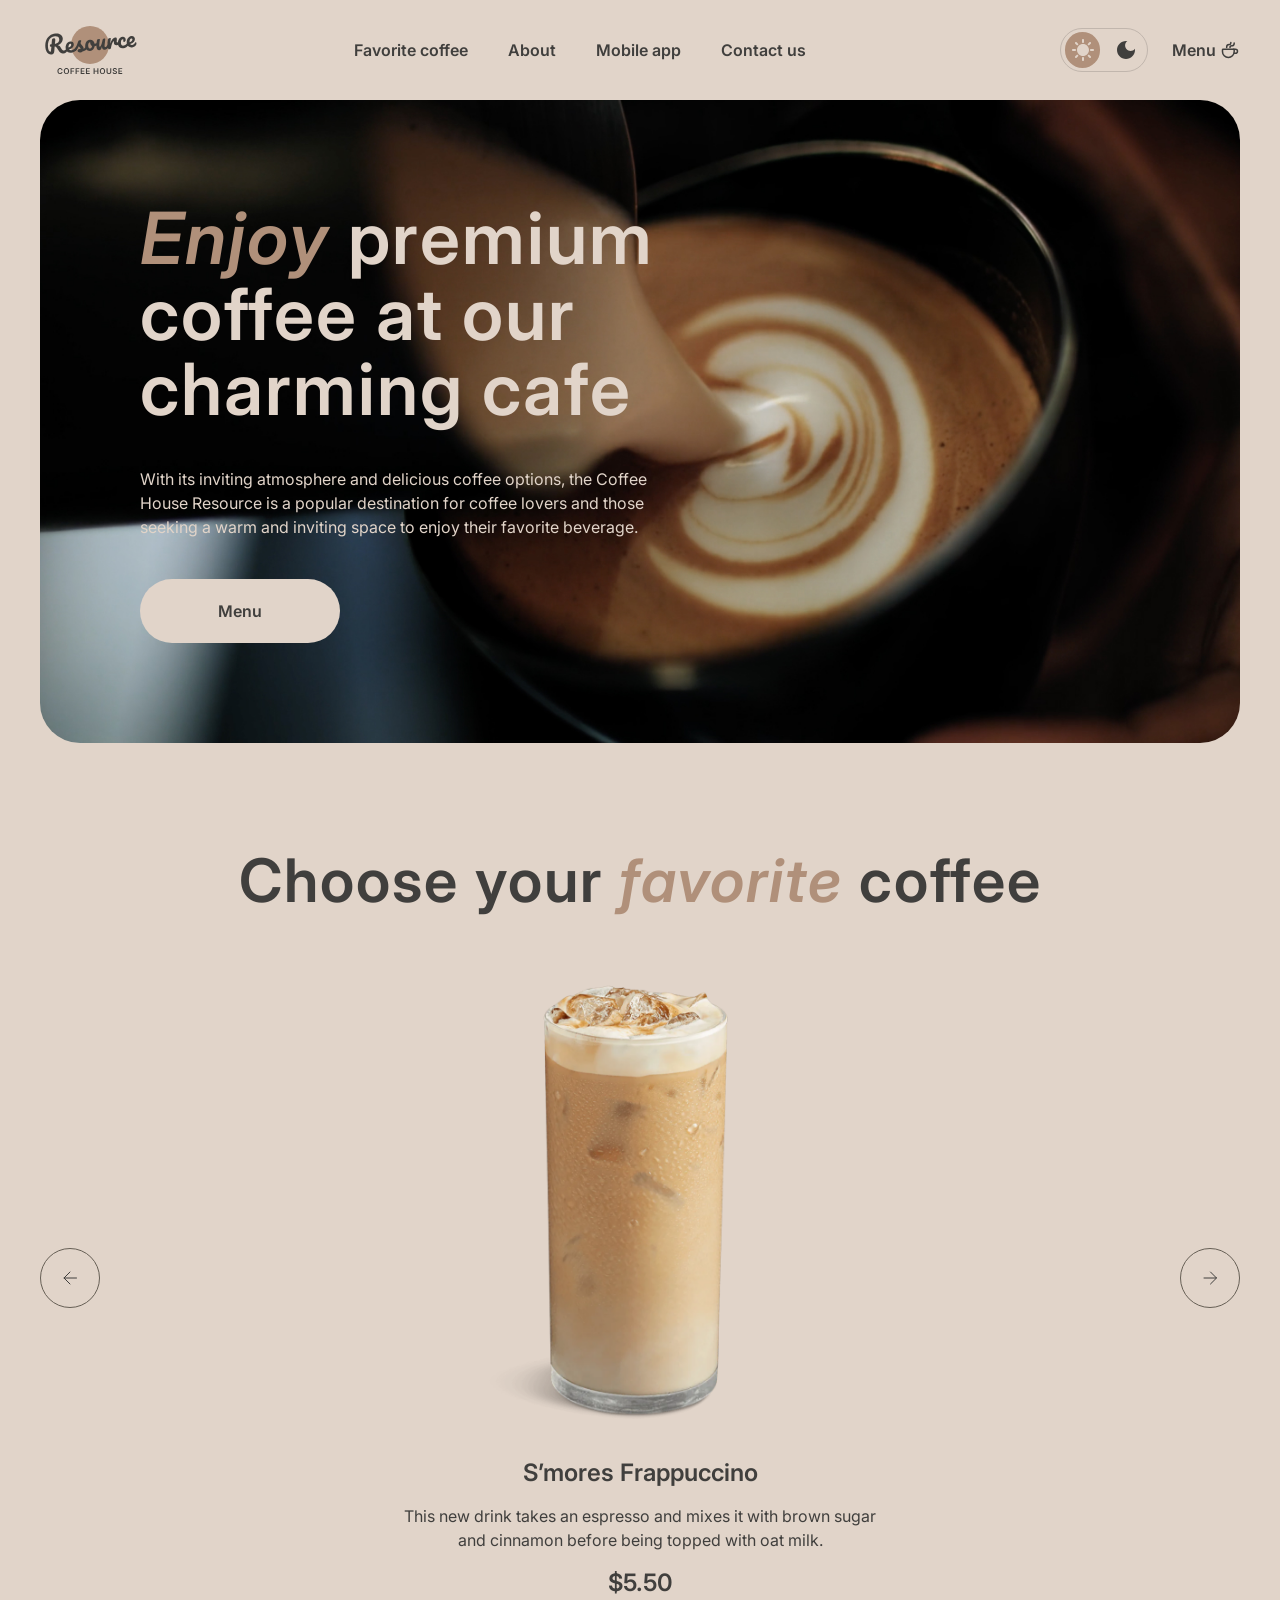
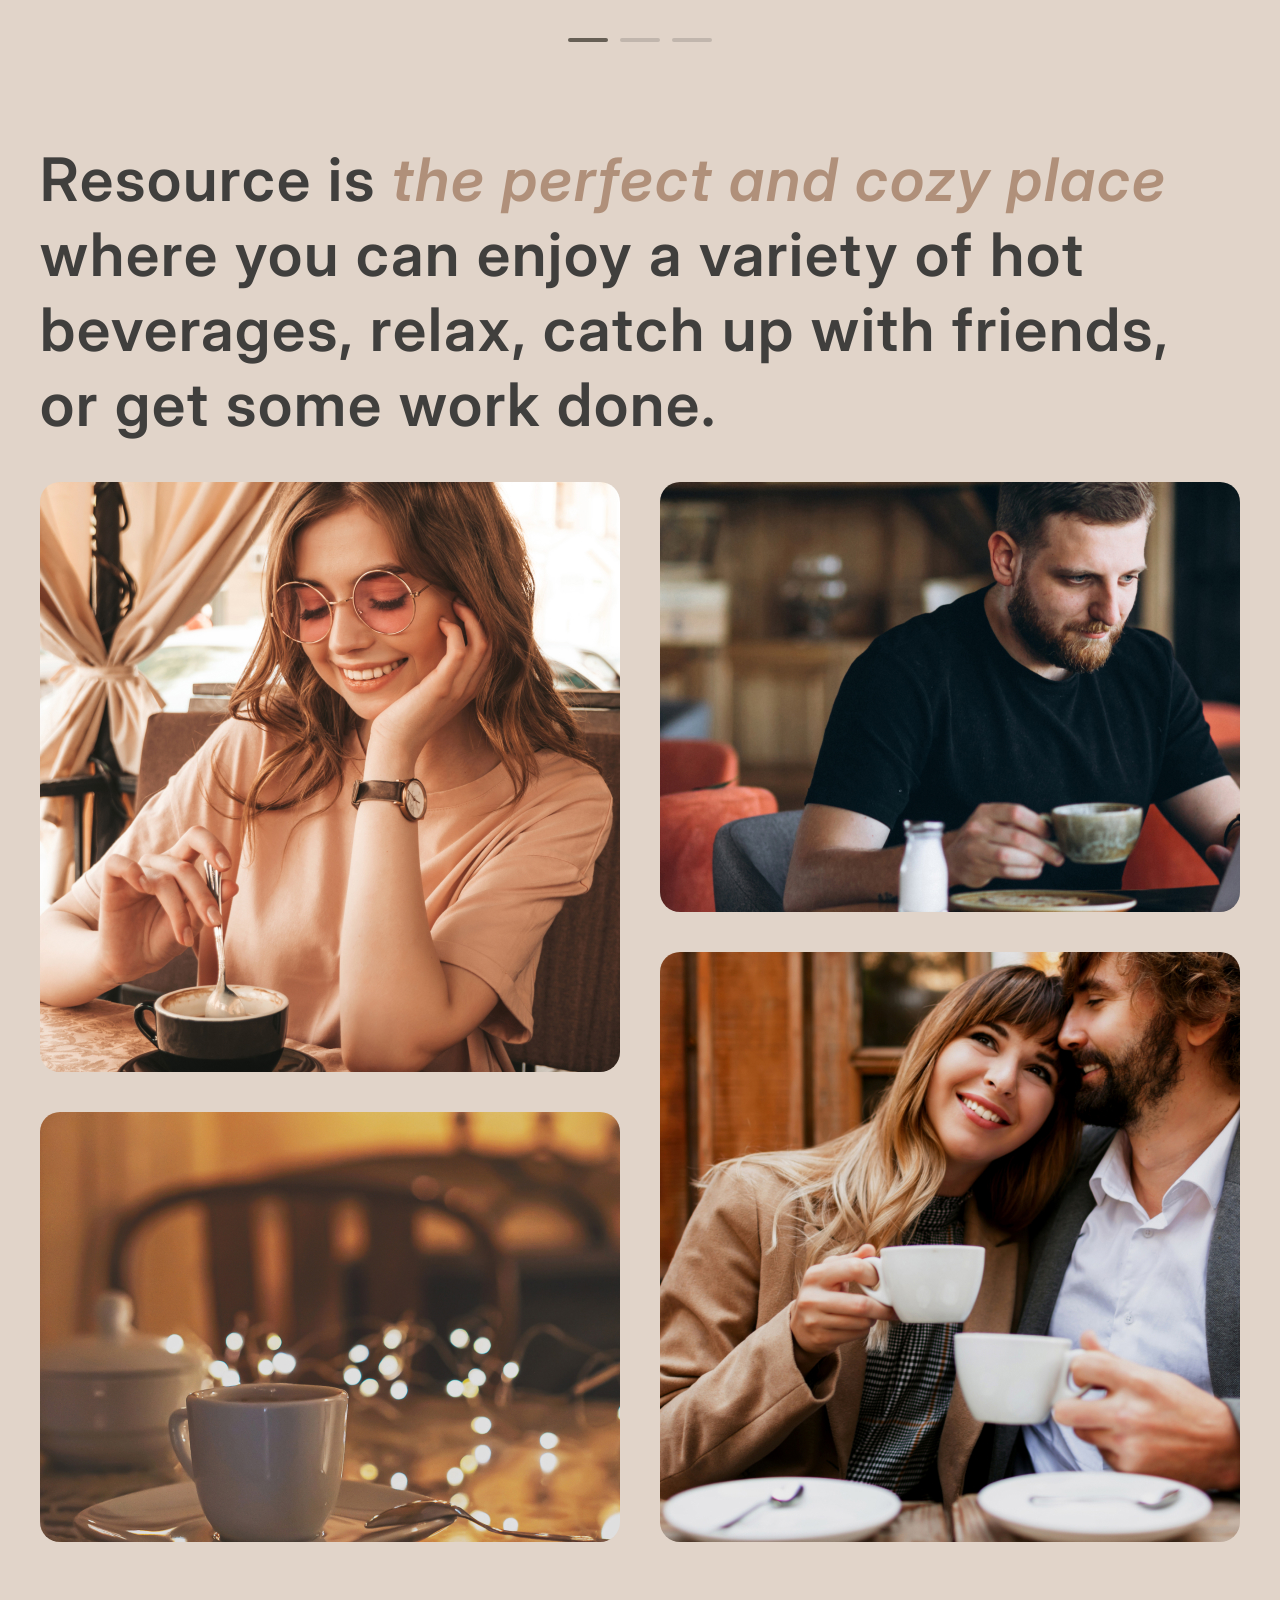
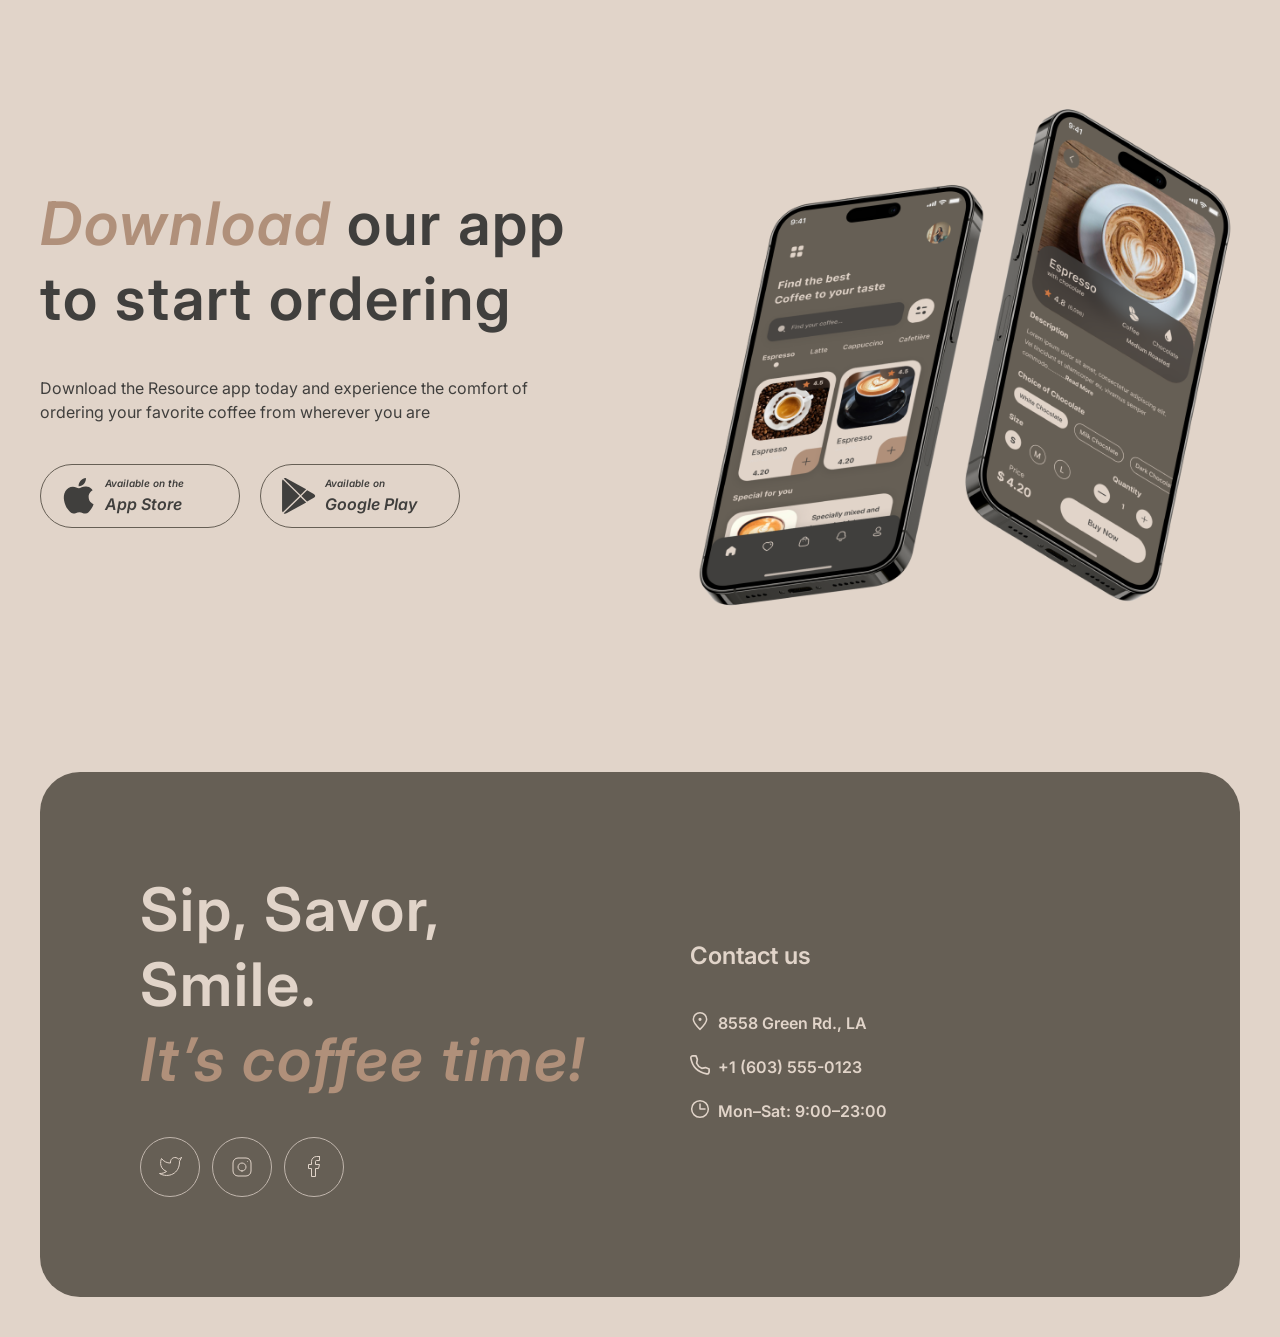
<file: index.html>
<!DOCTYPE html>
<html lang="en">
<head>
    <meta charset="UTF-8">
    <meta name="viewport" content="width=device-width, initial-scale=1.0">
    <link rel="preconnect" href="https://fonts.googleapis.com">
    <link rel="preconnect" href="https://fonts.gstatic.com" crossorigin>
    <link href="https://fonts.googleapis.com/css2?family=Inter:ital,opsz,wght@0,14..32,100..900;1,14..32,100..900&family=Montserrat:ital,wght@0,100..900;1,100..900&display=swap" rel="stylesheet">
    <link rel="stylesheet" href="css/general.css">
    <link rel="stylesheet" href="css/main.css">
    <link rel="stylesheet" href="css/hover.css">
    <link rel="stylesheet" href="css/theme-switch.css">
    <link rel="icon" href="images/logo.svg" type="image/svg+xml">
    <title>Coffee House</title>
</head>
<body class="light-theme">
    <div class="container">
        <header>
            <a class="logo" href="#">
                <svg width="100" height="60" viewBox="0 0 100 60" fill="none" xmlns="http://www.w3.org/2000/svg">
                    <path d="M69 25C69 35.4934 60.4934 44 50 44C39.5066 44 31 35.4934 31 25C31 14.5066 39.5066 6 50 6C60.4934 6 69 14.5066 69 25Z" fill="#B0907A"/>
                    <path d="M95.6784 22.2913C95.8856 22.2732 96.0534 22.3548 96.1817 22.5364C96.326 22.7165 96.4127 22.9739 96.442 23.3086C96.4922 23.8824 96.4 24.3884 96.1652 24.8265C95.7789 25.5509 95.2359 26.1365 94.5362 26.5832C93.8524 27.0285 93.0084 27.295 92.0042 27.3829C90.4741 27.5168 89.2469 27.1664 88.3226 26.3318C87.3969 25.4812 86.8658 24.2749 86.7291 22.7129C86.6329 21.6131 86.7748 20.5727 87.1547 19.5919C87.5333 18.5951 88.1046 17.7822 88.8687 17.1532C89.6487 16.5229 90.5568 16.1623 91.5928 16.0717C92.5173 15.9908 93.2829 16.2049 93.8895 16.714C94.4948 17.2071 94.8386 17.9239 94.9209 18.8643C95.0171 19.9641 94.7016 20.9473 93.9743 21.814C93.2617 22.6633 91.9772 23.4021 90.1208 24.0303C90.5675 24.73 91.2451 25.0401 92.1537 24.9606C92.8072 24.9035 93.3279 24.7053 93.7158 24.3662C94.1197 24.0257 94.5692 23.4725 95.0643 22.7064C95.2346 22.4506 95.4393 22.3122 95.6784 22.2913ZM91.3914 18.4503C90.8016 18.5019 90.3295 18.8885 89.9751 19.6102C89.6365 20.3304 89.5098 21.1767 89.5949 22.149L89.5991 22.1968C90.5199 21.8914 91.2318 21.4918 91.7347 20.9981C92.2376 20.5044 92.4632 19.9626 92.4117 19.3729C92.3852 19.0701 92.2766 18.8386 92.0859 18.6786C91.9098 18.5013 91.6783 18.4252 91.3914 18.4503Z" fill="currentColor"/>
                    <path d="M83.2976 28.1446C81.7356 28.2813 80.4779 27.9497 79.5245 27.1497C78.5857 26.3324 78.0529 25.1985 77.926 23.7481C77.813 22.457 77.969 21.303 78.394 20.2861C78.819 19.2692 79.4149 18.4622 80.1818 17.8651C80.9487 17.268 81.7784 16.9304 82.671 16.8523C83.5477 16.7756 84.2481 16.9793 84.7723 17.4635C85.311 17.9303 85.6159 18.5702 85.6871 19.383C85.7456 20.0525 85.6437 20.6316 85.3813 21.1203C85.1348 21.6076 84.7725 21.8722 84.2944 21.9141C83.9915 21.9406 83.7382 21.8904 83.5344 21.7637C83.3465 21.6356 83.2414 21.444 83.2191 21.189C83.2093 21.0774 83.2141 20.9485 83.2334 20.8023C83.2527 20.6561 83.2676 20.5504 83.278 20.4852C83.3367 20.2392 83.357 20.0125 83.3389 19.8053C83.3208 19.5981 83.2511 19.4436 83.1297 19.3418C83.0243 19.2386 82.876 19.1953 82.6847 19.2121C82.3181 19.2441 81.9901 19.4415 81.7006 19.8041C81.4097 20.1508 81.193 20.6114 81.0506 21.186C80.9081 21.7606 80.8661 22.3826 80.9247 23.0521C81.0865 24.901 81.9723 25.7551 83.5821 25.6142C84.2356 25.557 84.9181 25.2805 85.6296 24.7846C86.3556 24.2714 87.0469 23.5444 87.7034 22.6036C87.8752 22.3637 88.0806 22.2333 88.3197 22.2124C88.5269 22.1942 88.6946 22.2759 88.8229 22.4574C88.9672 22.6375 89.054 22.895 89.0832 23.2297C89.1362 23.8354 89.028 24.3427 88.7587 24.7518C88.0904 25.7418 87.2526 26.5378 86.2452 27.1399C85.2524 27.7247 84.2699 28.0596 83.2976 28.1446Z" fill="currentColor"/>
                    <path d="M69.548 29.3476C68.9423 29.4006 68.4841 29.1195 68.1733 28.5042C67.8784 27.8876 67.6696 26.8779 67.5469 25.4753C67.3656 23.4032 67.4882 21.4089 67.9148 19.4924C68.0179 19.0177 68.2197 18.6627 68.5203 18.4276C68.8355 18.1752 69.288 18.0232 69.8778 17.9716C70.1965 17.9437 70.4232 17.964 70.5577 18.0326C70.6921 18.1011 70.7692 18.2469 70.7887 18.4701C70.811 18.7251 70.7416 19.3094 70.5806 20.2229C70.477 20.8744 70.3983 21.4434 70.3445 21.93C70.2907 22.4165 70.2626 23.0132 70.2602 23.7201C70.6663 22.3033 71.1584 21.136 71.7366 20.2181C72.3148 19.3002 72.8987 18.6308 73.4883 18.2098C74.0938 17.7874 74.6595 17.5532 75.1855 17.5072C76.2215 17.4166 76.7849 17.8893 76.8755 18.9253C76.8936 19.1325 76.8658 19.6409 76.7921 20.4504C76.7204 21.0991 76.6915 21.5032 76.7054 21.6626C76.7542 22.2204 76.9779 22.4819 77.3764 22.4471C77.8227 22.408 78.3658 22.0072 79.0057 21.2445C79.1948 21.0191 79.4009 20.8967 79.6241 20.8772C79.8313 20.8591 79.9991 20.9408 80.1274 21.1223C80.2702 21.2864 80.3549 21.5199 80.3814 21.8228C80.433 22.4125 80.314 22.8887 80.0245 23.2513C79.6187 23.7526 79.1275 24.1971 78.5511 24.5848C77.9893 24.9552 77.3736 25.1697 76.7042 25.2282C75.8594 25.3021 75.1951 25.1434 74.7111 24.7521C74.2431 24.3594 73.977 23.7965 73.9129 23.0633C73.892 22.8242 73.895 22.583 73.9219 22.3397C73.9258 22.0182 73.923 21.8016 73.9132 21.69C73.8909 21.435 73.7921 21.3151 73.6167 21.3305C73.3777 21.3514 73.0826 21.6503 72.7315 22.2271C72.395 22.7865 72.0738 23.5213 71.768 24.4314C71.4621 25.3415 71.2322 26.2932 71.0782 27.2864C70.9684 28.0509 70.8058 28.5791 70.5904 28.8709C70.3896 29.1455 70.0421 29.3044 69.548 29.3476Z" fill="currentColor"/>
                    <path d="M59.2452 30.2488C58.5279 30.3116 57.9096 30.0364 57.3902 29.4233C56.8853 28.7929 56.5897 27.9836 56.5032 26.9954C56.3986 25.8 56.3828 24.7012 56.4557 23.699C56.5273 22.6809 56.6975 21.5979 56.9665 20.4501C57.0841 19.958 57.2772 19.5958 57.546 19.3635C57.8148 19.1312 58.26 18.9878 58.8816 18.9334C59.2323 18.9028 59.4762 18.9376 59.6135 19.038C59.7667 19.1371 59.8531 19.2981 59.8726 19.5213C59.8838 19.6488 59.8337 20.0868 59.7226 20.8354C59.6148 21.4391 59.534 21.9842 59.4802 22.4707C59.3078 24.1722 59.246 25.3019 59.2948 25.8598C59.3241 26.1945 59.3849 26.4301 59.4771 26.5666C59.568 26.6871 59.7011 26.7397 59.8764 26.7244C60.1155 26.7035 60.3895 26.4386 60.6983 25.9297C61.023 25.4195 61.3421 24.6608 61.6555 23.6536C61.9849 22.6451 62.2788 21.4148 62.5372 19.9627C62.6229 19.4734 62.7842 19.114 63.0211 18.8845C63.2739 18.6535 63.6633 18.5151 64.1893 18.4691C64.5559 18.437 64.8151 18.4625 64.967 18.5456C65.1174 18.6127 65.203 18.7658 65.224 19.0049C65.2588 19.4034 65.1551 20.5127 64.9128 22.3327C64.645 24.412 64.532 25.6907 64.5739 26.1688C64.6004 26.4717 64.685 26.7052 64.8279 26.8694C64.9693 27.0176 65.1437 27.0827 65.3509 27.0645C65.6697 27.0366 66.0275 26.8126 66.4244 26.3924C66.8358 25.9549 67.3698 25.2657 68.0263 24.3249C68.198 24.0851 68.4035 23.9547 68.6425 23.9337C68.8498 23.9156 69.0175 23.9973 69.1458 24.1788C69.2901 24.3589 69.3768 24.6163 69.4061 24.9511C69.4619 25.5886 69.3537 26.096 69.0815 26.4731C68.4701 27.3779 67.7896 28.1361 67.04 28.7477C66.3064 29.358 65.4375 29.707 64.4334 29.7949C63.6683 29.8618 63.0766 29.6165 62.6585 29.0588C62.2562 28.4997 62.0084 27.6862 61.9149 26.6183C61.7388 27.7259 61.4055 28.5982 60.9152 29.2354C60.4235 29.8566 59.8668 30.1944 59.2452 30.2488Z" fill="currentColor"/>
                    <path d="M57.5606 22.8796C57.7678 22.8614 57.9362 22.9511 58.0659 23.1485C58.1956 23.346 58.2744 23.6041 58.3023 23.9229C58.3692 24.688 58.1779 25.1625 57.7282 25.3463C56.8011 25.7647 55.7659 26.048 54.6225 26.1963C54.4367 27.5616 53.9332 28.6898 53.1117 29.5808C52.2888 30.4559 51.3115 30.9429 50.1799 31.0419C49.2235 31.1256 48.3824 30.9663 47.6566 30.564C46.9467 30.1603 46.383 29.5913 45.9654 28.8569C45.5478 28.1225 45.3 27.309 45.2219 26.4164C45.1159 25.205 45.2529 24.1089 45.6328 23.1281C46.0114 22.1313 46.5841 21.3343 47.351 20.7372C48.1165 20.1242 48.9933 19.7744 49.9816 19.688C51.1929 19.582 52.2022 19.9193 53.0093 20.6999C53.8309 21.4632 54.3592 22.453 54.5941 23.6691C55.339 23.5558 56.2177 23.3183 57.23 22.9567C57.3547 22.9136 57.4649 22.8879 57.5606 22.8796ZM50.1494 28.4908C50.6595 28.4462 51.0797 28.2007 51.41 27.7542C51.7563 27.3063 51.959 26.6863 52.0182 25.8941C51.4948 25.6026 51.0739 25.1977 50.7555 24.6795C50.4531 24.1599 50.2754 23.5972 50.2224 22.9916C50.2001 22.7365 50.2017 22.4794 50.2272 22.2202L50.1076 22.2307C49.4701 22.2864 48.9633 22.644 48.5873 23.3032C48.2259 23.9452 48.094 24.824 48.1916 25.9398C48.2683 26.8164 48.4942 27.4712 48.8694 27.9042C49.2605 28.3357 49.6872 28.5313 50.1494 28.4908Z" fill="currentColor"/>
                    <path d="M40.3093 32.4354C39.4805 32.508 38.8262 32.3725 38.3464 32.029C37.8826 31.6841 37.6298 31.2726 37.5879 30.7944C37.5517 30.38 37.6717 30.0081 37.9481 29.6787C38.2244 29.3494 38.6575 29.1589 39.2472 29.1073C39.4544 29.0892 39.6956 29.0922 39.9708 29.1163C40.2604 29.1231 40.4777 29.1282 40.6226 29.1316C40.5704 28.7185 40.4406 28.3364 40.2332 27.9851C40.0417 27.6325 39.8038 27.3 39.5195 26.9876C39.2338 26.6592 38.9682 26.3773 38.7228 26.1418C38.3109 27.1254 37.8851 27.9497 37.4454 28.6145C37.0216 29.278 36.5472 29.9137 36.0222 30.5218C35.7604 30.8338 35.4701 31.0038 35.1513 31.0316C34.8963 31.054 34.6814 30.9844 34.5067 30.823C34.3306 30.6457 34.2307 30.4216 34.207 30.1506C34.1791 29.8318 34.2648 29.5272 34.4643 29.2367L34.7416 28.827C35.5235 27.6664 36.1068 26.7159 36.4918 25.9756C36.7223 25.4896 36.9874 24.8481 37.2871 24.0509C37.5853 23.2379 37.8735 22.4016 38.1517 21.542C38.3932 20.8142 38.9921 20.4085 39.9484 20.3248C40.3947 20.2858 40.709 20.2984 40.8913 20.3628C41.0736 20.4271 41.1725 20.547 41.1878 20.7223C41.1962 20.8179 41.1775 20.9722 41.1319 21.1849C41.0863 21.3977 41.0167 21.6126 40.9233 21.8296C40.6866 22.4285 40.5857 22.9272 40.6205 23.3257C40.6415 23.5647 40.7442 23.8208 40.9286 24.0937C41.1291 24.3653 41.4235 24.7009 41.8118 25.1006C42.3804 25.7254 42.8131 26.2657 43.11 26.7216C43.4214 27.1601 43.6015 27.6583 43.6503 28.2162C43.6642 28.3756 43.6678 28.6001 43.6611 28.8898C44.4156 28.5187 45.2617 27.6335 46.1993 26.2345C46.371 25.9946 46.5765 25.8642 46.8155 25.8433C47.0227 25.8252 47.1905 25.9069 47.3188 26.0884C47.4631 26.2685 47.5498 26.5259 47.5791 26.8606C47.6321 27.4663 47.5239 27.9737 47.2545 28.3827C46.544 29.4407 45.8382 30.185 45.1371 30.6158C44.4505 31.0292 43.5747 31.2985 42.5095 31.4238C41.9194 32.0215 41.186 32.3587 40.3093 32.4354Z" fill="currentColor"/>
                    <path d="M36.6171 26.7357C36.8243 26.7175 36.9921 26.7992 37.1204 26.9807C37.2646 27.1608 37.3514 27.4183 37.3807 27.753C37.4365 28.3905 37.3283 28.8979 37.0561 29.2751C36.5291 30.0439 35.7502 30.7786 34.7193 31.4791C33.7044 32.1782 32.5833 32.5815 31.3559 32.6888C29.6823 32.8353 28.3436 32.4947 27.3396 31.667C26.3356 30.8394 25.7646 29.6365 25.6266 28.0586C25.5304 26.9588 25.6722 25.9185 26.0522 24.9376C26.4308 23.9408 27.0021 23.1279 27.7662 22.4989C28.5462 21.8686 29.4542 21.508 30.4903 21.4174C31.4147 21.3365 32.1803 21.5506 32.787 22.0597C33.3923 22.5528 33.7361 23.2696 33.8183 24.21C33.9145 25.3098 33.599 26.293 32.8718 27.1597C32.1591 28.009 30.8826 28.7471 29.0422 29.3739C29.5048 30.0722 30.294 30.3726 31.4098 30.275C32.127 30.2122 32.9183 29.894 33.7836 29.3204C34.6634 28.7295 35.4025 27.9983 36.0009 27.1269C36.1726 26.887 36.378 26.7566 36.6171 26.7357ZM30.2888 23.796C29.6991 23.8476 29.227 24.2342 28.8725 24.9559C28.534 25.6761 28.4073 26.5224 28.4923 27.4947L28.4965 27.5425C29.4174 27.2371 30.1293 26.8375 30.6322 26.3438C31.1351 25.8501 31.3607 25.3083 31.3091 24.7186C31.2826 24.4158 31.174 24.1843 30.9834 24.0243C30.8072 23.847 30.5757 23.7709 30.2888 23.796Z" fill="currentColor"/>
                    <path d="M27.6906 27.5167C27.8978 27.4986 28.0656 27.5803 28.1939 27.7618C28.3382 27.9419 28.4249 28.1993 28.4542 28.5341C28.5086 29.1557 28.4004 29.6631 28.1296 30.0561C27.4454 31.0476 26.7351 31.8324 25.9987 32.4108C25.261 32.9733 24.3581 33.3012 23.2902 33.3946C22.2541 33.4853 21.3451 33.2837 20.5631 32.79C19.797 32.2949 19.028 31.3985 18.256 30.1009C17.6351 29.063 17.151 28.3023 16.8035 27.8188C16.4547 27.3193 16.119 26.9712 15.7967 26.7745C15.4903 26.5765 15.1198 26.4724 14.6852 26.4622C14.6508 26.8025 14.5595 27.8705 14.4114 29.6663C14.3537 30.4744 14.3165 30.9675 14.3 31.1456C14.2256 32.1319 13.9724 32.9089 13.5402 33.4767C13.1067 34.0286 12.4038 34.3471 11.4315 34.4321C10.3636 34.5256 9.38799 34.2977 8.50477 33.7486C7.63609 33.1822 6.9298 32.3606 6.38589 31.2839C5.84059 30.1913 5.50518 28.9277 5.37968 27.4932C5.1454 24.8154 5.40544 22.4638 6.15978 20.4383C6.93006 18.4115 8.10738 16.8148 9.69174 15.6483C11.2906 14.4644 13.1899 13.7763 15.3895 13.5838C16.9196 13.45 18.223 13.5688 19.2994 13.9404C20.3759 14.312 21.1968 14.8826 21.762 15.6523C22.3432 16.4206 22.6784 17.3148 22.7676 18.3349C22.8457 19.2275 22.7073 20.1229 22.3522 21.0213C22.0117 21.9023 21.4476 22.7066 20.66 23.434C19.8724 24.1614 18.8869 24.7375 17.7034 25.1622C18.4866 25.3025 19.1057 25.5856 19.5605 26.0116C20.0154 26.4376 20.4891 27.0787 20.9816 27.9351C21.5115 28.8524 22.0112 29.5153 22.4806 29.924C22.966 30.3312 23.4955 30.5098 24.0693 30.4596C24.5794 30.4149 25.0509 30.205 25.4838 29.8299C25.9154 29.4388 26.4456 28.7981 27.0744 27.9079C27.2461 27.6681 27.4515 27.5377 27.6906 27.5167ZM11.3837 26.727C10.8418 26.7744 10.4561 26.6797 10.2266 26.4428C10.013 26.2045 9.89225 25.9259 9.86436 25.6071C9.8309 25.2246 9.92394 24.9113 10.1435 24.6672C10.379 24.4218 10.6562 24.2851 10.9749 24.2572L11.5727 24.2049C11.691 22.6206 11.8123 21.2528 11.9364 20.1016C12.053 19.0474 12.6771 18.4708 13.8088 18.3718C14.7173 18.2923 15.2071 18.659 15.2782 19.4719C15.2936 19.6473 15.2975 19.7835 15.2899 19.8805L14.9199 23.9121C15.7764 23.789 16.5393 23.5134 17.2085 23.0855C17.8937 22.6561 18.4149 22.0966 18.7722 21.4068C19.1454 20.7156 19.2957 19.9556 19.2232 19.1268C19.1353 18.1226 18.7236 17.3636 17.988 16.8498C17.2524 16.3359 16.2232 16.1369 14.9002 16.2526C13.3382 16.3893 12.0016 16.8997 10.8904 17.7839C9.79381 18.6508 8.98568 19.8779 8.46605 21.4653C7.94503 23.0366 7.78003 24.9142 7.97108 27.0978C8.06033 28.1179 8.24063 28.9855 8.51198 29.7006C8.78334 30.4157 9.08648 30.9432 9.42139 31.2834C9.75631 31.6235 10.0592 31.7817 10.3302 31.7579C10.5374 31.7398 10.6957 31.6216 10.8051 31.4032C10.9304 31.1834 11.0127 30.839 11.052 30.3698L11.3837 26.727Z" fill="currentColor"/>
                    <path d="M78.4033 54.0001V48.1819H82.1874V49.0654H79.4573V50.645H81.9914V51.5285H79.4573V53.1165H82.2101V54.0001H78.4033Z" fill="currentColor"/>
                    <path d="M75.9698 49.7813C75.9433 49.5332 75.8316 49.34 75.6346 49.2017C75.4395 49.0635 75.1857 48.9943 74.8732 48.9943C74.6535 48.9943 74.4651 49.0275 74.3079 49.0938C74.1507 49.1601 74.0304 49.25 73.9471 49.3637C73.8638 49.4773 73.8211 49.607 73.8192 49.7529C73.8192 49.8741 73.8467 49.9792 73.9016 50.0682C73.9585 50.1572 74.0352 50.233 74.1317 50.2955C74.2283 50.3561 74.3353 50.4072 74.4528 50.4489C74.5702 50.4906 74.6886 50.5256 74.8079 50.554L75.3533 50.6904C75.573 50.7415 75.7842 50.8106 75.9869 50.8977C76.1914 50.9849 76.3742 51.0947 76.5352 51.2273C76.698 51.3599 76.8268 51.5199 76.9215 51.7074C77.0162 51.8949 77.0636 52.1146 77.0636 52.3665C77.0636 52.7074 76.9764 53.0076 76.8022 53.2671C76.628 53.5246 76.3761 53.7263 76.0465 53.8722C75.7189 54.0161 75.3221 54.0881 74.8562 54.0881C74.4035 54.0881 74.0105 54.018 73.6772 53.8779C73.3458 53.7377 73.0863 53.5332 72.8988 53.2642C72.7132 52.9953 72.6128 52.6676 72.5977 52.2813H73.6346C73.6497 52.4839 73.7122 52.6525 73.8221 52.787C73.9319 52.9214 74.0749 53.0218 74.2511 53.0881C74.4291 53.1544 74.628 53.1875 74.8477 53.1875C75.0768 53.1875 75.2776 53.1534 75.4499 53.0852C75.6242 53.0152 75.7605 52.9186 75.859 52.7955C75.9575 52.6705 76.0077 52.5246 76.0096 52.358C76.0077 52.2065 75.9632 52.0815 75.8761 51.983C75.7889 51.8826 75.6668 51.7993 75.5096 51.733C75.3543 51.6648 75.1725 51.6042 74.9641 51.5512L74.3022 51.3807C73.823 51.2576 73.4442 51.071 73.1658 50.821C72.8893 50.5692 72.7511 50.2349 72.7511 49.8182C72.7511 49.4754 72.8439 49.1752 73.0295 48.9176C73.217 48.6601 73.4717 48.4602 73.7937 48.3182C74.1156 48.1743 74.4802 48.1023 74.8874 48.1023C75.3003 48.1023 75.6621 48.1743 75.9727 48.3182C76.2852 48.4602 76.5304 48.6582 76.7085 48.912C76.8865 49.1638 76.9783 49.4536 76.984 49.7813H75.9698Z" fill="currentColor"/>
                    <path d="M70.2086 48.1819H71.2626V51.983C71.2626 52.3997 71.1641 52.7662 70.9672 53.0825C70.7721 53.3987 70.4975 53.6459 70.1433 53.8239C69.7891 54.0001 69.3753 54.0881 68.9018 54.0881C68.4264 54.0881 68.0117 54.0001 67.6575 53.8239C67.3033 53.6459 67.0287 53.3987 66.8336 53.0825C66.6386 52.7662 66.541 52.3997 66.541 51.983V48.1819H67.595V51.895C67.595 52.1374 67.648 52.3533 67.7541 52.5427C67.862 52.7321 68.0136 52.8807 68.2086 52.9887C68.4037 53.0948 68.6348 53.1478 68.9018 53.1478C69.1689 53.1478 69.3999 53.0948 69.595 52.9887C69.792 52.8807 69.9435 52.7321 70.0495 52.5427C70.1556 52.3533 70.2086 52.1374 70.2086 51.895V48.1819Z" fill="currentColor"/>
                    <path d="M65.1444 51.0909C65.1444 51.7178 65.027 52.2548 64.7922 52.7017C64.5592 53.1468 64.241 53.4877 63.8376 53.7245C63.4361 53.9612 62.9806 54.0796 62.4711 54.0796C61.9617 54.0796 61.5052 53.9612 61.1018 53.7245C60.7003 53.4858 60.3821 53.144 60.1473 52.6989C59.9143 52.2519 59.7979 51.7159 59.7979 51.0909C59.7979 50.464 59.9143 49.9281 60.1473 49.483C60.3821 49.036 60.7003 48.6942 61.1018 48.4574C61.5052 48.2207 61.9617 48.1023 62.4711 48.1023C62.9806 48.1023 63.4361 48.2207 63.8376 48.4574C64.241 48.6942 64.5592 49.036 64.7922 49.483C65.027 49.9281 65.1444 50.464 65.1444 51.0909ZM64.0848 51.0909C64.0848 50.6496 64.0157 50.2775 63.8774 49.9745C63.741 49.6695 63.5516 49.4394 63.3092 49.2841C63.0668 49.1269 62.7874 49.0483 62.4711 49.0483C62.1549 49.0483 61.8755 49.1269 61.6331 49.2841C61.3907 49.4394 61.2003 49.6695 61.0621 49.9745C60.9257 50.2775 60.8575 50.6496 60.8575 51.0909C60.8575 51.5322 60.9257 51.9053 61.0621 52.2102C61.2003 52.5133 61.3907 52.7434 61.6331 52.9006C61.8755 53.0559 62.1549 53.1335 62.4711 53.1335C62.7874 53.1335 63.0668 53.0559 63.3092 52.9006C63.5516 52.7434 63.741 52.5133 63.8774 52.2102C64.0157 51.9053 64.0848 51.5322 64.0848 51.0909Z" fill="currentColor"/>
                    <path d="M53.5918 54.0001V48.1819H54.6458V50.645H57.3418V48.1819H58.3986V54.0001H57.3418V51.5285H54.6458V54.0001H53.5918Z" fill="currentColor"/>
                    <path d="M45.9482 54.0001V48.1819H49.7323V49.0654H47.0022V50.645H49.5363V51.5285H47.0022V53.1165H49.7551V54.0001H45.9482Z" fill="currentColor"/>
                    <path d="M40.6895 54.0001V48.1819H44.4735V49.0654H41.7434V50.645H44.2775V51.5285H41.7434V53.1165H44.4963V54.0001H40.6895Z" fill="currentColor"/>
                    <path d="M35.6016 54.0001V48.1819H39.3288V49.0654H36.6555V50.645H39.0732V51.5285H36.6555V54.0001H35.6016Z" fill="currentColor"/>
                    <path d="M30.5137 54.0001V48.1819H34.2409V49.0654H31.5676V50.645H33.9853V51.5285H31.5676V54.0001H30.5137Z" fill="currentColor"/>
                    <path d="M29.1181 51.0909C29.1181 51.7178 29.0007 52.2548 28.7658 52.7017C28.5328 53.1468 28.2147 53.4877 27.8113 53.7245C27.4097 53.9612 26.9542 54.0796 26.4448 54.0796C25.9353 54.0796 25.4789 53.9612 25.0755 53.7245C24.6739 53.4858 24.3558 53.144 24.1209 52.6989C23.888 52.2519 23.7715 51.7159 23.7715 51.0909C23.7715 50.464 23.888 49.9281 24.1209 49.483C24.3558 49.036 24.6739 48.6942 25.0755 48.4574C25.4789 48.2207 25.9353 48.1023 26.4448 48.1023C26.9542 48.1023 27.4097 48.2207 27.8113 48.4574C28.2147 48.6942 28.5328 49.036 28.7658 49.483C29.0007 49.9281 29.1181 50.464 29.1181 51.0909ZM28.0584 51.0909C28.0584 50.6496 27.9893 50.2775 27.851 49.9745C27.7147 49.6695 27.5253 49.4394 27.2828 49.2841C27.0404 49.1269 26.7611 49.0483 26.4448 49.0483C26.1285 49.0483 25.8491 49.1269 25.6067 49.2841C25.3643 49.4394 25.1739 49.6695 25.0357 49.9745C24.8993 50.2775 24.8311 50.6496 24.8311 51.0909C24.8311 51.5322 24.8993 51.9053 25.0357 52.2102C25.1739 52.5133 25.3643 52.7434 25.6067 52.9006C25.8491 53.0559 26.1285 53.1335 26.4448 53.1335C26.7611 53.1335 27.0404 53.0559 27.2828 52.9006C27.5253 52.7434 27.7147 52.5133 27.851 52.2102C27.9893 51.9053 28.0584 51.5322 28.0584 51.0909Z" fill="currentColor"/>
                    <path d="M22.5536 50.1449H21.4911C21.4608 49.9707 21.4049 49.8163 21.3235 49.6818C21.2421 49.5455 21.1407 49.4299 21.0195 49.3352C20.8983 49.2406 20.7601 49.1695 20.6048 49.1222C20.4513 49.0729 20.2856 49.0483 20.1076 49.0483C19.7913 49.0483 19.511 49.1279 19.2667 49.287C19.0224 49.4442 18.8311 49.6752 18.6928 49.9801C18.5546 50.2832 18.4854 50.6534 18.4854 51.0909C18.4854 51.536 18.5546 51.911 18.6928 52.2159C18.833 52.519 19.0243 52.7481 19.2667 52.9034C19.511 53.0568 19.7904 53.1335 20.1048 53.1335C20.279 53.1335 20.4419 53.1108 20.5934 53.0654C20.7468 53.018 20.8841 52.9489 21.0053 52.858C21.1284 52.7671 21.2317 52.6553 21.315 52.5227C21.4002 52.3902 21.4589 52.2387 21.4911 52.0682L22.5536 52.0739C22.5138 52.3504 22.4277 52.6099 22.2951 52.8523C22.1644 53.0947 21.993 53.3087 21.7809 53.4943C21.5688 53.6781 21.3207 53.822 21.0366 53.9262C20.7525 54.0284 20.4371 54.0796 20.0906 54.0796C19.5792 54.0796 19.1228 53.9612 18.7212 53.7245C18.3197 53.4877 18.0034 53.1459 17.7724 52.6989C17.5413 52.2519 17.4258 51.7159 17.4258 51.0909C17.4258 50.464 17.5423 49.9281 17.7752 49.483C18.0082 49.036 18.3254 48.6942 18.7269 48.4574C19.1284 48.2207 19.583 48.1023 20.0906 48.1023C20.4144 48.1023 20.7156 48.1477 20.994 48.2387C21.2724 48.3296 21.5205 48.4631 21.7383 48.6392C21.9561 48.8135 22.1351 49.0275 22.2752 49.2813C22.4173 49.5332 22.5101 49.821 22.5536 50.1449Z" fill="currentColor"/>
                </svg>
            </a>
            <nav>
                <ul>
                    <li><a class="action" href="#fav-coffee">Favorite coffee</a></li>
                    <li><a class="action" href="#about">About</a></li>
                    <li><a class="action" href="#mobile-app">Mobile app</a></li>
                    <li><a class="action" href="#contacts-offer">Contact us</a></li>
                </ul>
            </nav>
            <div class="header-actions">
                <div class="theme-switch">
                    <div class="light active">
                        <svg width="22" height="22" viewBox="0 0 22 22" xmlns="http://www.w3.org/2000/svg">
                            <path d="M10 3V1C10 0.45 10.45 0 11 0C11.55 0 12 0.45 12 1V3C12 3.55 11.55 4 11 4C10.45 4 10 3.55 10 3ZM17.36 6.05L18.77 4.63C19.16 4.24 19.16 3.61 18.77 3.22C18.38 2.83 17.75 2.83 17.36 3.22L15.95 4.64C15.56 5.03 15.56 5.66 15.95 6.05C16.34 6.44 16.97 6.44 17.36 6.05ZM21 10H19C18.45 10 18 10.45 18 11C18 11.55 18.45 12 19 12H21C21.55 12 22 11.55 22 11C22 10.45 21.55 10 21 10ZM11 18C10.45 18 10 18.45 10 19V21C10 21.55 10.45 22 11 22C11.55 22 12 21.55 12 21V19C12 18.45 11.55 18 11 18ZM4.64 6.05L3.22 4.64C2.83 4.25 2.83 3.61 3.22 3.23C3.61 2.85 4.25 2.84 4.63 3.23L6.04 4.64C6.43 5.03 6.43 5.67 6.04 6.05C5.65 6.43 5.02 6.44 4.64 6.05ZM15.95 15.95C15.56 16.34 15.56 16.98 15.95 17.36L17.36 18.77C17.75 19.16 18.39 19.16 18.77 18.77C19.16 18.38 19.16 17.74 18.77 17.36L17.36 15.95C16.98 15.56 16.34 15.56 15.95 15.95ZM1 12H3C3.55 12 4 11.55 4 11C4 10.45 3.55 10 3 10H1C0.45 10 0 10.45 0 11C0 11.55 0.45 12 1 12ZM4.64 18.78L6.05 17.37C6.44 16.98 6.44 16.34 6.05 15.96C5.66 15.58 5.02 15.57 4.64 15.96L3.23 17.37C2.84 17.76 2.84 18.4 3.23 18.78C3.61 19.17 4.25 19.17 4.64 18.78ZM11 5C7.69 5 5 7.69 5 11C5 14.31 7.69 17 11 17C14.31 17 17 14.31 17 11C17 7.69 14.31 5 11 5Z"/>
                        </svg>
                    </div>
                    <div class="dark">
                        <svg width="18" height="18" viewBox="0 0 18 18" xmlns="http://www.w3.org/2000/svg">
                            <path d="M9 0C4.03 0 0 4.03 0 9C0 13.97 4.03 18 9 18C13.97 18 18 13.97 18 9C18 8.54 17.96 8.08 17.9 7.64C16.92 9.01 15.32 9.9 13.5 9.9C10.52 9.9 8.1 7.48 8.1 4.5C8.1 2.69 8.99 1.08 10.36 0.0999999C9.92 0.0399999 9.46 0 9 0Z"/>
                        </svg>
                    </div>
                </div>
                <div class="coffee-menu">
                    <a class="action" href="menu.html">
                        <p class="action">Menu</p>
                        <svg width="20" height="20" viewBox="0 0 20 20" fill="none" xmlns="http://www.w3.org/2000/svg">
                            <path d="M14.167 9.76667V11.6667C14.167 14.8883 11.5553 17.5 8.33366 17.5C5.112 17.5 2.50033 14.8883 2.50033 11.6667V9.76667C2.50033 9.4353 2.76896 9.16667 3.10033 9.16667H13.567C13.8984 9.16667 14.167 9.4353 14.167 9.76667Z" stroke="currentColor" stroke-width="1.5" stroke-linecap="round" stroke-linejoin="round"/>
                            <path d="M10.0003 7.50008C10.0003 6.66675 10.5956 5.83341 11.786 5.83341C13.101 5.83341 14.167 4.76743 14.167 3.45246V2.91675" stroke="currentColor" stroke-width="1.5" stroke-linecap="round" stroke-linejoin="round"/>
                            <path d="M6.66634 7.5V7.08333C6.66634 5.70262 7.78563 4.58333 9.16634 4.58333C10.0868 4.58333 10.833 3.83714 10.833 2.91667V2.5" stroke="currentColor" stroke-width="1.5" stroke-linecap="round" stroke-linejoin="round"/>
                            <path d="M13.333 9.16675H15.4163C16.5669 9.16675 17.4997 10.0995 17.4997 11.2501C17.4997 12.4007 16.5669 13.3334 15.4163 13.3334H14.1663" stroke="currentColor" stroke-width="1.5" stroke-linecap="round" stroke-linejoin="round"/>
                        </svg>
                    </a>
                </div>
                <div class="burger-menu-button">
                    <svg width="18" height="10" viewBox="0 0 18 10" fill="none" xmlns="http://www.w3.org/2000/svg">
                        <path d="M0.75 0.75H16.75" stroke="currentColor" stroke-width="1.5" stroke-linecap="round" stroke-linejoin="round"/>
                        <path d="M0.75 8.75H16.75" stroke="currentColor" stroke-width="1.5" stroke-linecap="round" stroke-linejoin="round"/>
                    </svg>
                </div>
            </div>
            <div class="burger-menu">
                <nav class="burger-menu-nav">
                    <ul>
                        <li><a class="burger-link" href="#fav-coffee">Favorite coffee</a></li>
                        <li><a class="burger-link" href="#about">About</a></li>
                        <li><a class="burger-link" href="#mobile-app">Mobile app</a></li>
                        <li><a class="burger-link" href="#contacts-offer">Contact us</a></li>
                    </ul>
                </nav>
                <a class="burger-coffee-menu" href="menu.html">
                    <p class="burger-link">Menu</p>
                    <svg width="40" height="40" viewBox="0 0 20 20" fill="none" xmlns="http://www.w3.org/2000/svg">
                        <path d="M14.167 9.76667V11.6667C14.167 14.8883 11.5553 17.5 8.33366 17.5C5.112 17.5 2.50033 14.8883 2.50033 11.6667V9.76667C2.50033 9.4353 2.76896 9.16667 3.10033 9.16667H13.567C13.8984 9.16667 14.167 9.4353 14.167 9.76667Z" stroke="currentColor" stroke-width="1.5" stroke-linecap="round" stroke-linejoin="round"/>
                        <path d="M10.0003 7.50008C10.0003 6.66675 10.5956 5.83341 11.786 5.83341C13.101 5.83341 14.167 4.76743 14.167 3.45246V2.91675" stroke="currentColor" stroke-width="1.5" stroke-linecap="round" stroke-linejoin="round"/>
                        <path d="M6.66634 7.5V7.08333C6.66634 5.70262 7.78563 4.58333 9.16634 4.58333C10.0868 4.58333 10.833 3.83714 10.833 2.91667V2.5" stroke="currentColor" stroke-width="1.5" stroke-linecap="round" stroke-linejoin="round"/>
                        <path d="M13.333 9.16675H15.4163C16.5669 9.16675 17.4997 10.0995 17.4997 11.2501C17.4997 12.4007 16.5669 13.3334 15.4163 13.3334H14.1663" stroke="currentColor" stroke-width="1.5" stroke-linecap="round" stroke-linejoin="round"/>
                    </svg>
                </a>
            </div>
        </header>
        <main>
            <section id="hero" class="hero">
                <div class="hero-offer">
                    <h1><span>Enjoy</span> premium coffee at our charming cafe</h1>
                    <p class="medium">With its inviting atmosphere and delicious coffee options, the Coffee House Resource is a popular destination for coffee lovers and those seeking a warm and inviting space to enjoy their favorite beverage.</p>
                    <a class="action" href="menu.html">
                        <p>Menu</p>
                        <svg width="20" height="20" viewBox="0 0 20 20" fill="none" xmlns="http://www.w3.org/2000/svg">
                            <path d="M14.167 9.76667V11.6667C14.167 14.8883 11.5553 17.5 8.33366 17.5C5.112 17.5 2.50033 14.8883 2.50033 11.6667V9.76667C2.50033 9.4353 2.76896 9.16667 3.10033 9.16667H13.567C13.8984 9.16667 14.167 9.4353 14.167 9.76667Z" stroke="currentColor" stroke-width="1.5" stroke-linecap="round" stroke-linejoin="round"/>
                            <path d="M10.0003 7.50008C10.0003 6.66675 10.5956 5.83341 11.786 5.83341C13.101 5.83341 14.167 4.76743 14.167 3.45246V2.91675" stroke="currentColor" stroke-width="1.5" stroke-linecap="round" stroke-linejoin="round"/>
                            <path d="M6.66634 7.5V7.08333C6.66634 5.70262 7.78563 4.58333 9.16634 4.58333C10.0868 4.58333 10.833 3.83714 10.833 2.91667V2.5" stroke="currentColor" stroke-width="1.5" stroke-linecap="round" stroke-linejoin="round"/>
                            <path d="M13.333 9.16675H15.4163C16.5669 9.16675 17.4997 10.0995 17.4997 11.2501C17.4997 12.4007 16.5669 13.3334 15.4163 13.3334H14.1663" stroke="currentColor" stroke-width="1.5" stroke-linecap="round" stroke-linejoin="round"/>
                        </svg>
                    </a>
                </div>
            </section>
            <section id="fav-coffee" class="fav-coffee">
                <h2>Choose your <span>favorite</span> coffee</h2>
                <div class="fav-coffee-slider"> <!-- slider-wrapper -->
                    <div class="slider"> <!-- slider-main-row -->
                        <button class="prev">
                            <svg width="24" height="24" viewBox="0 0 24 24" fill="none" xmlns="http://www.w3.org/2000/svg">
                                <path d="M18.5 12H6M12 18L6 12L12 6" stroke="currentColor" stroke-linecap="round" stroke-linejoin="round"/>
                            </svg>
                        </button>
                        <div class="row-slider"> <!-- slider-container -->
                            <div class="slider-item">
                                <div class="slider-item-wrapper">
                                    <div class="slider-image">
                                        <img src="images/coffee-slider-1.png" alt="S’mores Frappuccino">
                                    </div>
                                    <div class="slider-description">
                                        <h3 class="name">S’mores Frappuccino</h3>
                                        <p class="medium">This new drink takes an espresso and mixes it with brown sugar and cinnamon before being topped with oat milk.</p>
                                        <h3 class="price">$5.50</h3>
                                    </div>
                                </div>
                            </div>
                            <div class="slider-item">
                                <div class="slider-item-wrapper">
                                    <div class="slider-image">
                                        <img src="images/coffee-slider-2.png" alt="Caramel Macchiato">
                                    </div>
                                    <div class="slider-description">
                                        <h3 class="name">Caramel Macchiato</h3>
                                        <p class="medium">Fragrant and unique classic espresso with rich caramel-peanut syrup, with cream under whipped thick foam.</p>
                                        <h3 class="price">$5.00</h3>
                                    </div>
                                </div>
                            </div>
                            <div class="slider-item">
                                <div class="slider-item-wrapper">
                                    <div class="slider-image">
                                        <img src="images/coffee-slider-3.png" alt="Ice coffee">
                                    </div>
                                    <div class="slider-description">
                                        <h3 class="name">Ice coffee</h3>
                                        <p class="medium">A popular summer drink that tones and invigorates. Prepared from coffee, milk and ice.</p>
                                        <h3 class="price">$4.50</h3>
                                    </div>
                                </div>
                            </div>
                        </div>
                        <button class="next">
                            <svg width="24" height="24" viewBox="0 0 24 24" fill="none" xmlns="http://www.w3.org/2000/svg">
                                <path d="M6 12H18.5M12.5 18L18.5 12L12.5 6" stroke="currentColor" stroke-linecap="round" stroke-linejoin="round"/>
                            </svg>
                        </button>
                    </div>
                    <div class="controls">
                        <svg class="active" width="40" height="4" viewBox="0 0 40 4" fill="none" xmlns="http://www.w3.org/2000/svg">
                            <rect width="40" height="4" rx="2"/>
                        </svg>
                        <svg width="40" height="4" viewBox="0 0 40 4" fill="none" xmlns="http://www.w3.org/2000/svg">
                            <rect width="40" height="4" rx="2"/>
                        </svg>
                        <svg width="40" height="4" viewBox="0 0 40 4" fill="none" xmlns="http://www.w3.org/2000/svg">
                            <rect width="40" height="4" rx="2"/>
                        </svg>
                    </div>
                </div>
            </section>
            <section id="about" class="about">
                <h2>Resource is <span>the perfect and cozy place</span> where you can enjoy a variety of hot beverages, relax, catch up with friends, or get some work done.</h2>
                <div class="about-images">
                    <div class="col-1">
                        <div class="row-1"></div>
                        <div class="row-2"></div>
                    </div>
                    <div class="col-2">
                        <div class="row-3"></div>
                        <div class="row-4"></div>
                    </div>
                </div>
            </section>
            <section id="mobile-app" class="mobile-app">
                <div class="mobile-app-offer">
                    <h2><span>Download</span> our app<br>to start ordering</h2>
                    <p class="medium">Download the Resource app today and experience the comfort of ordering your favorite coffee from wherever you are</p>
                    <div class="buttons">
                        <a class="action" href="#">
                            <svg width="36" height="36" viewBox="0 0 27 32" fill="none" xmlns="http://www.w3.org/2000/svg">
                                <path d="M22.0578 16.8306C22.021 12.8323 25.4156 10.8871 25.5708 10.7966C23.6483 8.06361 20.6684 7.69021 19.6213 7.66043C17.1185 7.40364 14.6909 9.12057 13.4159 9.12057C12.1156 9.12057 10.1523 7.68524 8.03638 7.72742C5.31352 7.76836 2.76624 9.30541 1.36919 11.6922C-1.51399 16.5589 0.636305 23.7107 3.39861 27.6446C4.7804 29.5711 6.39503 31.7223 8.50843 31.6466C10.576 31.5635 11.3483 30.3614 13.8435 30.3614C16.3157 30.3614 17.0409 31.6466 19.1963 31.5982C21.4153 31.5635 22.8124 29.6629 24.1458 27.719C25.7426 25.5108 26.3839 23.3361 26.4093 23.2245C26.3572 23.2071 22.0998 21.6229 22.0578 16.8306Z"/>
                                <path d="M17.9863 5.07263C19.0983 3.71671 19.8592 1.872 19.648 0C18.0384 0.0694711 16.0256 1.08549 14.8664 2.41164C13.8409 3.58025 12.9248 5.49566 13.1615 7.29695C14.9695 7.42845 16.8259 6.40747 17.9863 5.07263Z"/>
                            </svg>
                            <div class="text">
                                <span class="caption">Available on the</span>
                                <span class="action">App Store</span>
                            </div>
                        </a>
                        <a class="action" href="#">
                            <svg width="36" height="36" viewBox="0 0 31 33" fill="none" xmlns="http://www.w3.org/2000/svg">
                                <path d="M0.572202 1.40292C0.209755 1.77285 0 2.34879 0 3.09466V29.6994C0 30.4452 0.209755 31.0212 0.572202 31.3911L0.661658 31.4723L15.9523 16.5699V16.2181L0.661658 1.31571L0.572202 1.40292Z"/>
                                <path d="M22.894 21.5399L17.8027 16.57V16.2181L22.9001 11.2481L23.0143 11.3128L29.0509 14.6617C30.7737 15.6121 30.7737 17.176 29.0509 18.1324L23.0143 21.4753L22.894 21.5399V21.5399Z"/>
                                <path d="M22.0897 22.4007L16.8781 17.3195L1.49805 32.3166C2.07025 32.903 3.00336 32.9737 4.06448 32.3872L22.0897 22.4007"/>
                                <path d="M22.0897 10.3875L4.06448 0.400992C3.00336 -0.179462 2.07025 -0.108787 1.49805 0.477683L16.8781 15.4688L22.0897 10.3875Z"/>
                            </svg>
                            <div class="text">
                                <span class="caption">Available on</span>
                                <span class="action">Google Play</span>
                            </div>
                        </a>
                    </div>
                </div>
                <div class="mobile-app-image"></div>
            </section>
        </main>
        <footer>
            <div id="contacts-offer" class="contacts-offer">
                <h2>Sip, Savor, Smile. <br><span>It’s coffee time!</span></h2>
                <div class="socials">
                    <a href="https://x.com/">
                        <svg width="23" height="19" viewBox="0 0 23 19" fill="none" xmlns="http://www.w3.org/2000/svg">
                            <path d="M22.5 0.510056C22.5 0.510056 20.4821 1.70217 19.36 2.04006C18.7577 1.34757 17.9573 0.856748 17.067 0.633982C16.1767 0.411216 15.2395 0.467251 14.3821 0.794509C13.5247 1.12177 12.7884 1.70446 12.273 2.46377C11.7575 3.22309 11.4877 4.12239 11.5 5.04006V6.04006C9.74263 6.08562 8.00127 5.69587 6.43101 4.9055C4.86074 4.11513 3.51032 2.94869 2.5 1.51006C2.5 1.51006 -1.5 10.5101 7.5 14.5101C5.44053 15.908 2.98716 16.609 0.5 16.5101C9.5 21.5101 20.5 16.5101 20.5 5.01006C20.4991 4.73151 20.4723 4.45365 20.42 4.18006C21.4406 3.17355 22.5 0.510056 22.5 0.510056Z" stroke="currentColor" stroke-linecap="round" stroke-linejoin="round"/>
                        </svg>
                    </a>
                    <a href="https://instagram.com">
                        <svg width="24" height="24" viewBox="0 0 24 24" fill="none" xmlns="http://www.w3.org/2000/svg">
                            <path d="M12 16C14.2091 16 16 14.2091 16 12C16 9.79086 14.2091 8 12 8C9.79086 8 8 9.79086 8 12C8 14.2091 9.79086 16 12 16Z" stroke="currentColor" stroke-linecap="round" stroke-linejoin="round"/>
                            <path d="M3 16V8C3 5.23858 5.23858 3 8 3H16C18.7614 3 21 5.23858 21 8V16C21 18.7614 18.7614 21 16 21H8C5.23858 21 3 18.7614 3 16Z" stroke="currentColor"/>
                            <path d="M17.5 6.51L17.51 6.49889" stroke="currentColor" stroke-linecap="round" stroke-linejoin="round"/>
                        </svg>
                    </a>
                    <a href="https://facebook.com">
                        <svg width="12" height="21" viewBox="0 0 12 21" fill="none" xmlns="http://www.w3.org/2000/svg">
                            <path d="M11.5 0.5H8.5C7.17392 0.5 5.90215 1.02678 4.96447 1.96447C4.02678 2.90215 3.5 4.17392 3.5 5.5V8.5H0.5V12.5H3.5V20.5H7.5V12.5H10.5L11.5 8.5H7.5V5.5C7.5 5.23478 7.60536 4.98043 7.79289 4.79289C7.98043 4.60536 8.23478 4.5 8.5 4.5H11.5V0.5Z" stroke="currentColor" stroke-linecap="round" stroke-linejoin="round"/>
                        </svg>
                    </a>
                </div>
            </div>
            <div class="contacts-info">
                <h3>Contact us</h3>
                <div class="contacts">
                    <div class="contact-item">
                        <img src="images/pin.svg" alt="location icon">
                        <a class="action" href="https://www.google.com/maps/search/8558+Green+Rd,+Slidell,+LA,+%D0%A1%D0%A8%D0%90/@30.2691856,-89.8079256,7402m/data=!3m2!1e3!4b1?authuser=0&entry=ttu&g_ep=EgoyMDI2MDkxNi4wIKXMDSoASAFQAw%3D%3D">8558 Green Rd.,  LA</a>
                    </div>
                    <div class="contact-item">
                        <img src="images/tel.svg" alt="phone icon">
                        <a class="action" href="tel:+16035550123">+1 (603) 555-0123</a>
                    </div>
                    <div class="contact-item">
                        <img src="images/clock.svg" alt="clock icon">
                        <a class="action" href="#">Mon–Sat: 9:00–23:00</a>
                    </div>
                </div>
            </div>
        </footer>
    </div>
    <script src="js/theme-switch.js"></script>
    <script src="js/burger-menu.js"></script>
    <script src="js/slider.js"></script>
</body>
</html>
</file>
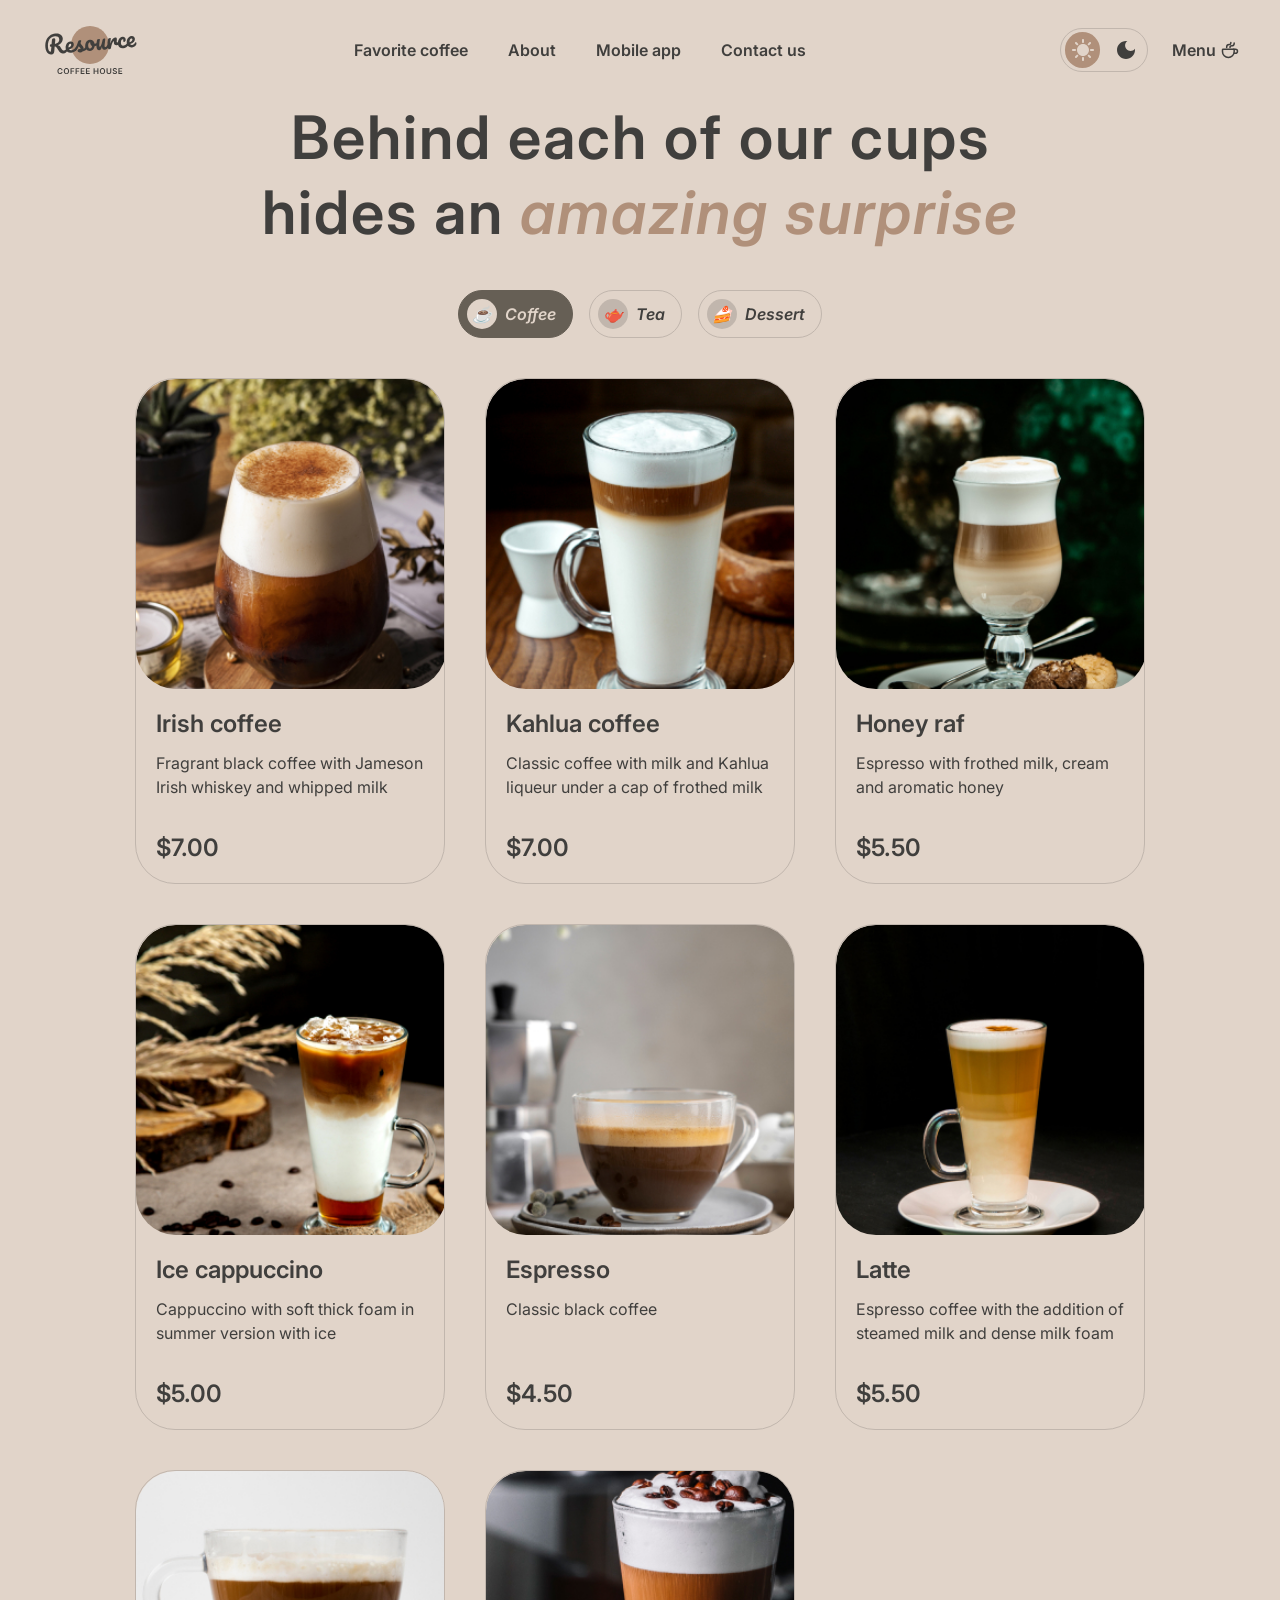
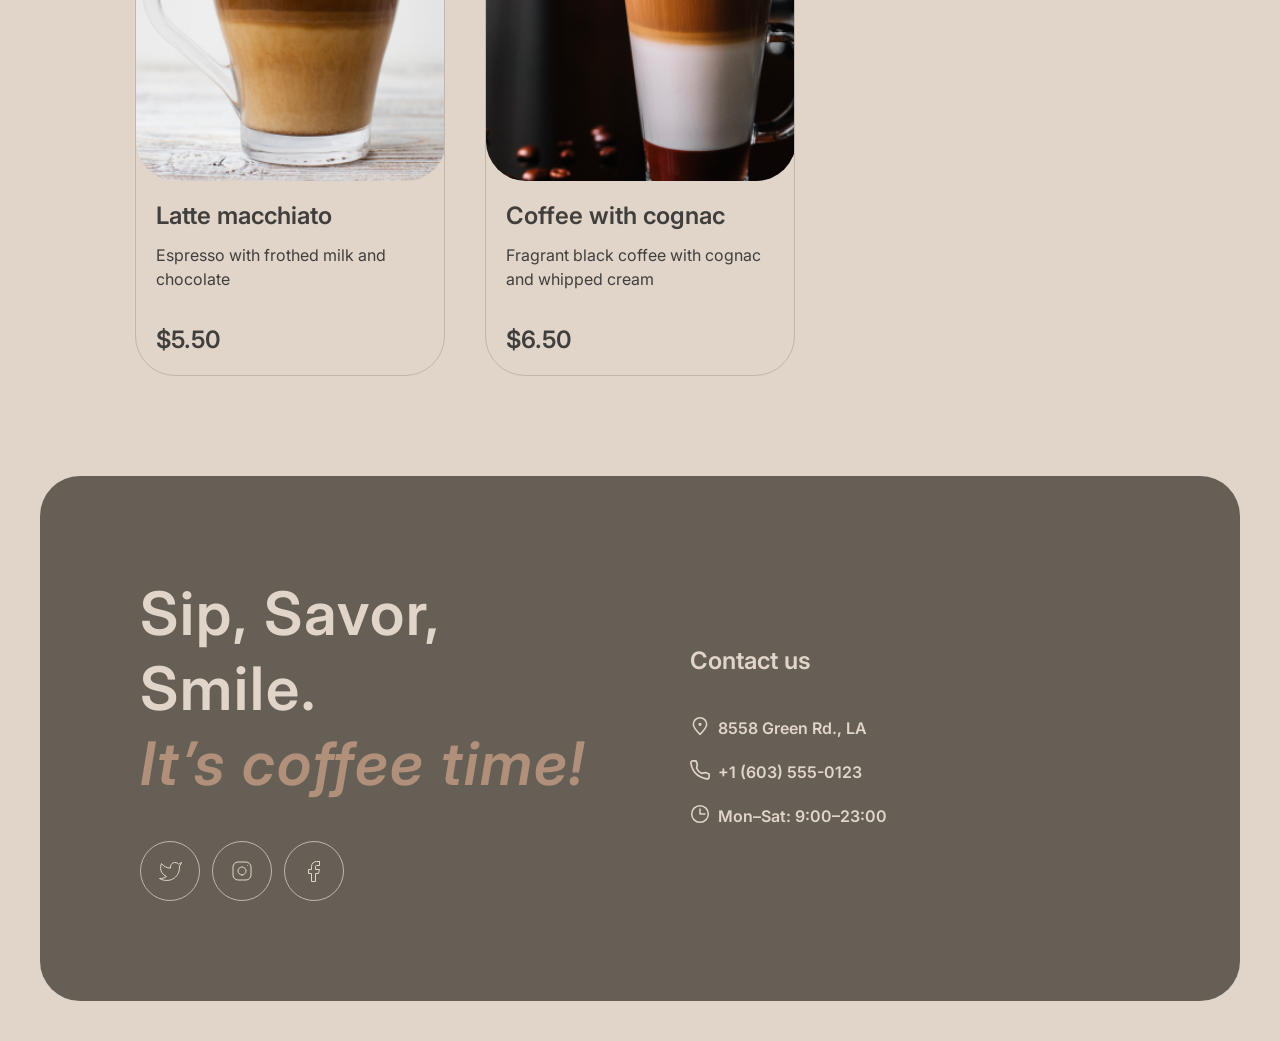
<file: menu.html>
<!DOCTYPE html>
<html lang="en">
<head>
    <meta charset="UTF-8">
    <meta name="viewport" content="width=device-width, initial-scale=1.0">
    <link rel="preconnect" href="https://fonts.googleapis.com">
    <link rel="preconnect" href="https://fonts.gstatic.com" crossorigin>
    <link href="https://fonts.googleapis.com/css2?family=Inter:ital,opsz,wght@0,14..32,100..900;1,14..32,100..900&family=Montserrat:ital,wght@0,100..900;1,100..900&display=swap" rel="stylesheet">
    <link rel="stylesheet" href="css/general.css">
    <link rel="stylesheet" href="css/menu.css">
    <link rel="stylesheet" href="css/hover.css">
    <link rel="stylesheet" href="css/theme-switch.css">
    <link rel="icon" href="images/logo.svg" type="image/svg+xml">
    <title>Coffee House</title>
</head>
<body class="light-theme">
    <div class="container">
        <header>
            <a class="logo" href="index.html">
                <svg width="100" height="60" viewBox="0 0 100 60" fill="none" xmlns="http://www.w3.org/2000/svg">
                    <path d="M69 25C69 35.4934 60.4934 44 50 44C39.5066 44 31 35.4934 31 25C31 14.5066 39.5066 6 50 6C60.4934 6 69 14.5066 69 25Z" fill="#B0907A"/>
                    <path d="M95.6784 22.2913C95.8856 22.2732 96.0534 22.3548 96.1817 22.5364C96.326 22.7165 96.4127 22.9739 96.442 23.3086C96.4922 23.8824 96.4 24.3884 96.1652 24.8265C95.7789 25.5509 95.2359 26.1365 94.5362 26.5832C93.8524 27.0285 93.0084 27.295 92.0042 27.3829C90.4741 27.5168 89.2469 27.1664 88.3226 26.3318C87.3969 25.4812 86.8658 24.2749 86.7291 22.7129C86.6329 21.6131 86.7748 20.5727 87.1547 19.5919C87.5333 18.5951 88.1046 17.7822 88.8687 17.1532C89.6487 16.5229 90.5568 16.1623 91.5928 16.0717C92.5173 15.9908 93.2829 16.2049 93.8895 16.714C94.4948 17.2071 94.8386 17.9239 94.9209 18.8643C95.0171 19.9641 94.7016 20.9473 93.9743 21.814C93.2617 22.6633 91.9772 23.4021 90.1208 24.0303C90.5675 24.73 91.2451 25.0401 92.1537 24.9606C92.8072 24.9035 93.3279 24.7053 93.7158 24.3662C94.1197 24.0257 94.5692 23.4725 95.0643 22.7064C95.2346 22.4506 95.4393 22.3122 95.6784 22.2913ZM91.3914 18.4503C90.8016 18.5019 90.3295 18.8885 89.9751 19.6102C89.6365 20.3304 89.5098 21.1767 89.5949 22.149L89.5991 22.1968C90.5199 21.8914 91.2318 21.4918 91.7347 20.9981C92.2376 20.5044 92.4632 19.9626 92.4117 19.3729C92.3852 19.0701 92.2766 18.8386 92.0859 18.6786C91.9098 18.5013 91.6783 18.4252 91.3914 18.4503Z" fill="currentColor"/>
                    <path d="M83.2976 28.1446C81.7356 28.2813 80.4779 27.9497 79.5245 27.1497C78.5857 26.3324 78.0529 25.1985 77.926 23.7481C77.813 22.457 77.969 21.303 78.394 20.2861C78.819 19.2692 79.4149 18.4622 80.1818 17.8651C80.9487 17.268 81.7784 16.9304 82.671 16.8523C83.5477 16.7756 84.2481 16.9793 84.7723 17.4635C85.311 17.9303 85.6159 18.5702 85.6871 19.383C85.7456 20.0525 85.6437 20.6316 85.3813 21.1203C85.1348 21.6076 84.7725 21.8722 84.2944 21.9141C83.9915 21.9406 83.7382 21.8904 83.5344 21.7637C83.3465 21.6356 83.2414 21.444 83.2191 21.189C83.2093 21.0774 83.2141 20.9485 83.2334 20.8023C83.2527 20.6561 83.2676 20.5504 83.278 20.4852C83.3367 20.2392 83.357 20.0125 83.3389 19.8053C83.3208 19.5981 83.2511 19.4436 83.1297 19.3418C83.0243 19.2386 82.876 19.1953 82.6847 19.2121C82.3181 19.2441 81.9901 19.4415 81.7006 19.8041C81.4097 20.1508 81.193 20.6114 81.0506 21.186C80.9081 21.7606 80.8661 22.3826 80.9247 23.0521C81.0865 24.901 81.9723 25.7551 83.5821 25.6142C84.2356 25.557 84.9181 25.2805 85.6296 24.7846C86.3556 24.2714 87.0469 23.5444 87.7034 22.6036C87.8752 22.3637 88.0806 22.2333 88.3197 22.2124C88.5269 22.1942 88.6946 22.2759 88.8229 22.4574C88.9672 22.6375 89.054 22.895 89.0832 23.2297C89.1362 23.8354 89.028 24.3427 88.7587 24.7518C88.0904 25.7418 87.2526 26.5378 86.2452 27.1399C85.2524 27.7247 84.2699 28.0596 83.2976 28.1446Z" fill="currentColor"/>
                    <path d="M69.548 29.3476C68.9423 29.4006 68.4841 29.1195 68.1733 28.5042C67.8784 27.8876 67.6696 26.8779 67.5469 25.4753C67.3656 23.4032 67.4882 21.4089 67.9148 19.4924C68.0179 19.0177 68.2197 18.6627 68.5203 18.4276C68.8355 18.1752 69.288 18.0232 69.8778 17.9716C70.1965 17.9437 70.4232 17.964 70.5577 18.0326C70.6921 18.1011 70.7692 18.2469 70.7887 18.4701C70.811 18.7251 70.7416 19.3094 70.5806 20.2229C70.477 20.8744 70.3983 21.4434 70.3445 21.93C70.2907 22.4165 70.2626 23.0132 70.2602 23.7201C70.6663 22.3033 71.1584 21.136 71.7366 20.2181C72.3148 19.3002 72.8987 18.6308 73.4883 18.2098C74.0938 17.7874 74.6595 17.5532 75.1855 17.5072C76.2215 17.4166 76.7849 17.8893 76.8755 18.9253C76.8936 19.1325 76.8658 19.6409 76.7921 20.4504C76.7204 21.0991 76.6915 21.5032 76.7054 21.6626C76.7542 22.2204 76.9779 22.4819 77.3764 22.4471C77.8227 22.408 78.3658 22.0072 79.0057 21.2445C79.1948 21.0191 79.4009 20.8967 79.6241 20.8772C79.8313 20.8591 79.9991 20.9408 80.1274 21.1223C80.2702 21.2864 80.3549 21.5199 80.3814 21.8228C80.433 22.4125 80.314 22.8887 80.0245 23.2513C79.6187 23.7526 79.1275 24.1971 78.5511 24.5848C77.9893 24.9552 77.3736 25.1697 76.7042 25.2282C75.8594 25.3021 75.1951 25.1434 74.7111 24.7521C74.2431 24.3594 73.977 23.7965 73.9129 23.0633C73.892 22.8242 73.895 22.583 73.9219 22.3397C73.9258 22.0182 73.923 21.8016 73.9132 21.69C73.8909 21.435 73.7921 21.3151 73.6167 21.3305C73.3777 21.3514 73.0826 21.6503 72.7315 22.2271C72.395 22.7865 72.0738 23.5213 71.768 24.4314C71.4621 25.3415 71.2322 26.2932 71.0782 27.2864C70.9684 28.0509 70.8058 28.5791 70.5904 28.8709C70.3896 29.1455 70.0421 29.3044 69.548 29.3476Z" fill="currentColor"/>
                    <path d="M59.2452 30.2488C58.5279 30.3116 57.9096 30.0364 57.3902 29.4233C56.8853 28.7929 56.5897 27.9836 56.5032 26.9954C56.3986 25.8 56.3828 24.7012 56.4557 23.699C56.5273 22.6809 56.6975 21.5979 56.9665 20.4501C57.0841 19.958 57.2772 19.5958 57.546 19.3635C57.8148 19.1312 58.26 18.9878 58.8816 18.9334C59.2323 18.9028 59.4762 18.9376 59.6135 19.038C59.7667 19.1371 59.8531 19.2981 59.8726 19.5213C59.8838 19.6488 59.8337 20.0868 59.7226 20.8354C59.6148 21.4391 59.534 21.9842 59.4802 22.4707C59.3078 24.1722 59.246 25.3019 59.2948 25.8598C59.3241 26.1945 59.3849 26.4301 59.4771 26.5666C59.568 26.6871 59.7011 26.7397 59.8764 26.7244C60.1155 26.7035 60.3895 26.4386 60.6983 25.9297C61.023 25.4195 61.3421 24.6608 61.6555 23.6536C61.9849 22.6451 62.2788 21.4148 62.5372 19.9627C62.6229 19.4734 62.7842 19.114 63.0211 18.8845C63.2739 18.6535 63.6633 18.5151 64.1893 18.4691C64.5559 18.437 64.8151 18.4625 64.967 18.5456C65.1174 18.6127 65.203 18.7658 65.224 19.0049C65.2588 19.4034 65.1551 20.5127 64.9128 22.3327C64.645 24.412 64.532 25.6907 64.5739 26.1688C64.6004 26.4717 64.685 26.7052 64.8279 26.8694C64.9693 27.0176 65.1437 27.0827 65.3509 27.0645C65.6697 27.0366 66.0275 26.8126 66.4244 26.3924C66.8358 25.9549 67.3698 25.2657 68.0263 24.3249C68.198 24.0851 68.4035 23.9547 68.6425 23.9337C68.8498 23.9156 69.0175 23.9973 69.1458 24.1788C69.2901 24.3589 69.3768 24.6163 69.4061 24.9511C69.4619 25.5886 69.3537 26.096 69.0815 26.4731C68.4701 27.3779 67.7896 28.1361 67.04 28.7477C66.3064 29.358 65.4375 29.707 64.4334 29.7949C63.6683 29.8618 63.0766 29.6165 62.6585 29.0588C62.2562 28.4997 62.0084 27.6862 61.9149 26.6183C61.7388 27.7259 61.4055 28.5982 60.9152 29.2354C60.4235 29.8566 59.8668 30.1944 59.2452 30.2488Z" fill="currentColor"/>
                    <path d="M57.5606 22.8796C57.7678 22.8614 57.9362 22.9511 58.0659 23.1485C58.1956 23.346 58.2744 23.6041 58.3023 23.9229C58.3692 24.688 58.1779 25.1625 57.7282 25.3463C56.8011 25.7647 55.7659 26.048 54.6225 26.1963C54.4367 27.5616 53.9332 28.6898 53.1117 29.5808C52.2888 30.4559 51.3115 30.9429 50.1799 31.0419C49.2235 31.1256 48.3824 30.9663 47.6566 30.564C46.9467 30.1603 46.383 29.5913 45.9654 28.8569C45.5478 28.1225 45.3 27.309 45.2219 26.4164C45.1159 25.205 45.2529 24.1089 45.6328 23.1281C46.0114 22.1313 46.5841 21.3343 47.351 20.7372C48.1165 20.1242 48.9933 19.7744 49.9816 19.688C51.1929 19.582 52.2022 19.9193 53.0093 20.6999C53.8309 21.4632 54.3592 22.453 54.5941 23.6691C55.339 23.5558 56.2177 23.3183 57.23 22.9567C57.3547 22.9136 57.4649 22.8879 57.5606 22.8796ZM50.1494 28.4908C50.6595 28.4462 51.0797 28.2007 51.41 27.7542C51.7563 27.3063 51.959 26.6863 52.0182 25.8941C51.4948 25.6026 51.0739 25.1977 50.7555 24.6795C50.4531 24.1599 50.2754 23.5972 50.2224 22.9916C50.2001 22.7365 50.2017 22.4794 50.2272 22.2202L50.1076 22.2307C49.4701 22.2864 48.9633 22.644 48.5873 23.3032C48.2259 23.9452 48.094 24.824 48.1916 25.9398C48.2683 26.8164 48.4942 27.4712 48.8694 27.9042C49.2605 28.3357 49.6872 28.5313 50.1494 28.4908Z" fill="currentColor"/>
                    <path d="M40.3093 32.4354C39.4805 32.508 38.8262 32.3725 38.3464 32.029C37.8826 31.6841 37.6298 31.2726 37.5879 30.7944C37.5517 30.38 37.6717 30.0081 37.9481 29.6787C38.2244 29.3494 38.6575 29.1589 39.2472 29.1073C39.4544 29.0892 39.6956 29.0922 39.9708 29.1163C40.2604 29.1231 40.4777 29.1282 40.6226 29.1316C40.5704 28.7185 40.4406 28.3364 40.2332 27.9851C40.0417 27.6325 39.8038 27.3 39.5195 26.9876C39.2338 26.6592 38.9682 26.3773 38.7228 26.1418C38.3109 27.1254 37.8851 27.9497 37.4454 28.6145C37.0216 29.278 36.5472 29.9137 36.0222 30.5218C35.7604 30.8338 35.4701 31.0038 35.1513 31.0316C34.8963 31.054 34.6814 30.9844 34.5067 30.823C34.3306 30.6457 34.2307 30.4216 34.207 30.1506C34.1791 29.8318 34.2648 29.5272 34.4643 29.2367L34.7416 28.827C35.5235 27.6664 36.1068 26.7159 36.4918 25.9756C36.7223 25.4896 36.9874 24.8481 37.2871 24.0509C37.5853 23.2379 37.8735 22.4016 38.1517 21.542C38.3932 20.8142 38.9921 20.4085 39.9484 20.3248C40.3947 20.2858 40.709 20.2984 40.8913 20.3628C41.0736 20.4271 41.1725 20.547 41.1878 20.7223C41.1962 20.8179 41.1775 20.9722 41.1319 21.1849C41.0863 21.3977 41.0167 21.6126 40.9233 21.8296C40.6866 22.4285 40.5857 22.9272 40.6205 23.3257C40.6415 23.5647 40.7442 23.8208 40.9286 24.0937C41.1291 24.3653 41.4235 24.7009 41.8118 25.1006C42.3804 25.7254 42.8131 26.2657 43.11 26.7216C43.4214 27.1601 43.6015 27.6583 43.6503 28.2162C43.6642 28.3756 43.6678 28.6001 43.6611 28.8898C44.4156 28.5187 45.2617 27.6335 46.1993 26.2345C46.371 25.9946 46.5765 25.8642 46.8155 25.8433C47.0227 25.8252 47.1905 25.9069 47.3188 26.0884C47.4631 26.2685 47.5498 26.5259 47.5791 26.8606C47.6321 27.4663 47.5239 27.9737 47.2545 28.3827C46.544 29.4407 45.8382 30.185 45.1371 30.6158C44.4505 31.0292 43.5747 31.2985 42.5095 31.4238C41.9194 32.0215 41.186 32.3587 40.3093 32.4354Z" fill="currentColor"/>
                    <path d="M36.6171 26.7357C36.8243 26.7175 36.9921 26.7992 37.1204 26.9807C37.2646 27.1608 37.3514 27.4183 37.3807 27.753C37.4365 28.3905 37.3283 28.8979 37.0561 29.2751C36.5291 30.0439 35.7502 30.7786 34.7193 31.4791C33.7044 32.1782 32.5833 32.5815 31.3559 32.6888C29.6823 32.8353 28.3436 32.4947 27.3396 31.667C26.3356 30.8394 25.7646 29.6365 25.6266 28.0586C25.5304 26.9588 25.6722 25.9185 26.0522 24.9376C26.4308 23.9408 27.0021 23.1279 27.7662 22.4989C28.5462 21.8686 29.4542 21.508 30.4903 21.4174C31.4147 21.3365 32.1803 21.5506 32.787 22.0597C33.3923 22.5528 33.7361 23.2696 33.8183 24.21C33.9145 25.3098 33.599 26.293 32.8718 27.1597C32.1591 28.009 30.8826 28.7471 29.0422 29.3739C29.5048 30.0722 30.294 30.3726 31.4098 30.275C32.127 30.2122 32.9183 29.894 33.7836 29.3204C34.6634 28.7295 35.4025 27.9983 36.0009 27.1269C36.1726 26.887 36.378 26.7566 36.6171 26.7357ZM30.2888 23.796C29.6991 23.8476 29.227 24.2342 28.8725 24.9559C28.534 25.6761 28.4073 26.5224 28.4923 27.4947L28.4965 27.5425C29.4174 27.2371 30.1293 26.8375 30.6322 26.3438C31.1351 25.8501 31.3607 25.3083 31.3091 24.7186C31.2826 24.4158 31.174 24.1843 30.9834 24.0243C30.8072 23.847 30.5757 23.7709 30.2888 23.796Z" fill="currentColor"/>
                    <path d="M27.6906 27.5167C27.8978 27.4986 28.0656 27.5803 28.1939 27.7618C28.3382 27.9419 28.4249 28.1993 28.4542 28.5341C28.5086 29.1557 28.4004 29.6631 28.1296 30.0561C27.4454 31.0476 26.7351 31.8324 25.9987 32.4108C25.261 32.9733 24.3581 33.3012 23.2902 33.3946C22.2541 33.4853 21.3451 33.2837 20.5631 32.79C19.797 32.2949 19.028 31.3985 18.256 30.1009C17.6351 29.063 17.151 28.3023 16.8035 27.8188C16.4547 27.3193 16.119 26.9712 15.7967 26.7745C15.4903 26.5765 15.1198 26.4724 14.6852 26.4622C14.6508 26.8025 14.5595 27.8705 14.4114 29.6663C14.3537 30.4744 14.3165 30.9675 14.3 31.1456C14.2256 32.1319 13.9724 32.9089 13.5402 33.4767C13.1067 34.0286 12.4038 34.3471 11.4315 34.4321C10.3636 34.5256 9.38799 34.2977 8.50477 33.7486C7.63609 33.1822 6.9298 32.3606 6.38589 31.2839C5.84059 30.1913 5.50518 28.9277 5.37968 27.4932C5.1454 24.8154 5.40544 22.4638 6.15978 20.4383C6.93006 18.4115 8.10738 16.8148 9.69174 15.6483C11.2906 14.4644 13.1899 13.7763 15.3895 13.5838C16.9196 13.45 18.223 13.5688 19.2994 13.9404C20.3759 14.312 21.1968 14.8826 21.762 15.6523C22.3432 16.4206 22.6784 17.3148 22.7676 18.3349C22.8457 19.2275 22.7073 20.1229 22.3522 21.0213C22.0117 21.9023 21.4476 22.7066 20.66 23.434C19.8724 24.1614 18.8869 24.7375 17.7034 25.1622C18.4866 25.3025 19.1057 25.5856 19.5605 26.0116C20.0154 26.4376 20.4891 27.0787 20.9816 27.9351C21.5115 28.8524 22.0112 29.5153 22.4806 29.924C22.966 30.3312 23.4955 30.5098 24.0693 30.4596C24.5794 30.4149 25.0509 30.205 25.4838 29.8299C25.9154 29.4388 26.4456 28.7981 27.0744 27.9079C27.2461 27.6681 27.4515 27.5377 27.6906 27.5167ZM11.3837 26.727C10.8418 26.7744 10.4561 26.6797 10.2266 26.4428C10.013 26.2045 9.89225 25.9259 9.86436 25.6071C9.8309 25.2246 9.92394 24.9113 10.1435 24.6672C10.379 24.4218 10.6562 24.2851 10.9749 24.2572L11.5727 24.2049C11.691 22.6206 11.8123 21.2528 11.9364 20.1016C12.053 19.0474 12.6771 18.4708 13.8088 18.3718C14.7173 18.2923 15.2071 18.659 15.2782 19.4719C15.2936 19.6473 15.2975 19.7835 15.2899 19.8805L14.9199 23.9121C15.7764 23.789 16.5393 23.5134 17.2085 23.0855C17.8937 22.6561 18.4149 22.0966 18.7722 21.4068C19.1454 20.7156 19.2957 19.9556 19.2232 19.1268C19.1353 18.1226 18.7236 17.3636 17.988 16.8498C17.2524 16.3359 16.2232 16.1369 14.9002 16.2526C13.3382 16.3893 12.0016 16.8997 10.8904 17.7839C9.79381 18.6508 8.98568 19.8779 8.46605 21.4653C7.94503 23.0366 7.78003 24.9142 7.97108 27.0978C8.06033 28.1179 8.24063 28.9855 8.51198 29.7006C8.78334 30.4157 9.08648 30.9432 9.42139 31.2834C9.75631 31.6235 10.0592 31.7817 10.3302 31.7579C10.5374 31.7398 10.6957 31.6216 10.8051 31.4032C10.9304 31.1834 11.0127 30.839 11.052 30.3698L11.3837 26.727Z" fill="currentColor"/>
                    <path d="M78.4033 54.0001V48.1819H82.1874V49.0654H79.4573V50.645H81.9914V51.5285H79.4573V53.1165H82.2101V54.0001H78.4033Z" fill="currentColor"/>
                    <path d="M75.9698 49.7813C75.9433 49.5332 75.8316 49.34 75.6346 49.2017C75.4395 49.0635 75.1857 48.9943 74.8732 48.9943C74.6535 48.9943 74.4651 49.0275 74.3079 49.0938C74.1507 49.1601 74.0304 49.25 73.9471 49.3637C73.8638 49.4773 73.8211 49.607 73.8192 49.7529C73.8192 49.8741 73.8467 49.9792 73.9016 50.0682C73.9585 50.1572 74.0352 50.233 74.1317 50.2955C74.2283 50.3561 74.3353 50.4072 74.4528 50.4489C74.5702 50.4906 74.6886 50.5256 74.8079 50.554L75.3533 50.6904C75.573 50.7415 75.7842 50.8106 75.9869 50.8977C76.1914 50.9849 76.3742 51.0947 76.5352 51.2273C76.698 51.3599 76.8268 51.5199 76.9215 51.7074C77.0162 51.8949 77.0636 52.1146 77.0636 52.3665C77.0636 52.7074 76.9764 53.0076 76.8022 53.2671C76.628 53.5246 76.3761 53.7263 76.0465 53.8722C75.7189 54.0161 75.3221 54.0881 74.8562 54.0881C74.4035 54.0881 74.0105 54.018 73.6772 53.8779C73.3458 53.7377 73.0863 53.5332 72.8988 53.2642C72.7132 52.9953 72.6128 52.6676 72.5977 52.2813H73.6346C73.6497 52.4839 73.7122 52.6525 73.8221 52.787C73.9319 52.9214 74.0749 53.0218 74.2511 53.0881C74.4291 53.1544 74.628 53.1875 74.8477 53.1875C75.0768 53.1875 75.2776 53.1534 75.4499 53.0852C75.6242 53.0152 75.7605 52.9186 75.859 52.7955C75.9575 52.6705 76.0077 52.5246 76.0096 52.358C76.0077 52.2065 75.9632 52.0815 75.8761 51.983C75.7889 51.8826 75.6668 51.7993 75.5096 51.733C75.3543 51.6648 75.1725 51.6042 74.9641 51.5512L74.3022 51.3807C73.823 51.2576 73.4442 51.071 73.1658 50.821C72.8893 50.5692 72.7511 50.2349 72.7511 49.8182C72.7511 49.4754 72.8439 49.1752 73.0295 48.9176C73.217 48.6601 73.4717 48.4602 73.7937 48.3182C74.1156 48.1743 74.4802 48.1023 74.8874 48.1023C75.3003 48.1023 75.6621 48.1743 75.9727 48.3182C76.2852 48.4602 76.5304 48.6582 76.7085 48.912C76.8865 49.1638 76.9783 49.4536 76.984 49.7813H75.9698Z" fill="currentColor"/>
                    <path d="M70.2086 48.1819H71.2626V51.983C71.2626 52.3997 71.1641 52.7662 70.9672 53.0825C70.7721 53.3987 70.4975 53.6459 70.1433 53.8239C69.7891 54.0001 69.3753 54.0881 68.9018 54.0881C68.4264 54.0881 68.0117 54.0001 67.6575 53.8239C67.3033 53.6459 67.0287 53.3987 66.8336 53.0825C66.6386 52.7662 66.541 52.3997 66.541 51.983V48.1819H67.595V51.895C67.595 52.1374 67.648 52.3533 67.7541 52.5427C67.862 52.7321 68.0136 52.8807 68.2086 52.9887C68.4037 53.0948 68.6348 53.1478 68.9018 53.1478C69.1689 53.1478 69.3999 53.0948 69.595 52.9887C69.792 52.8807 69.9435 52.7321 70.0495 52.5427C70.1556 52.3533 70.2086 52.1374 70.2086 51.895V48.1819Z" fill="currentColor"/>
                    <path d="M65.1444 51.0909C65.1444 51.7178 65.027 52.2548 64.7922 52.7017C64.5592 53.1468 64.241 53.4877 63.8376 53.7245C63.4361 53.9612 62.9806 54.0796 62.4711 54.0796C61.9617 54.0796 61.5052 53.9612 61.1018 53.7245C60.7003 53.4858 60.3821 53.144 60.1473 52.6989C59.9143 52.2519 59.7979 51.7159 59.7979 51.0909C59.7979 50.464 59.9143 49.9281 60.1473 49.483C60.3821 49.036 60.7003 48.6942 61.1018 48.4574C61.5052 48.2207 61.9617 48.1023 62.4711 48.1023C62.9806 48.1023 63.4361 48.2207 63.8376 48.4574C64.241 48.6942 64.5592 49.036 64.7922 49.483C65.027 49.9281 65.1444 50.464 65.1444 51.0909ZM64.0848 51.0909C64.0848 50.6496 64.0157 50.2775 63.8774 49.9745C63.741 49.6695 63.5516 49.4394 63.3092 49.2841C63.0668 49.1269 62.7874 49.0483 62.4711 49.0483C62.1549 49.0483 61.8755 49.1269 61.6331 49.2841C61.3907 49.4394 61.2003 49.6695 61.0621 49.9745C60.9257 50.2775 60.8575 50.6496 60.8575 51.0909C60.8575 51.5322 60.9257 51.9053 61.0621 52.2102C61.2003 52.5133 61.3907 52.7434 61.6331 52.9006C61.8755 53.0559 62.1549 53.1335 62.4711 53.1335C62.7874 53.1335 63.0668 53.0559 63.3092 52.9006C63.5516 52.7434 63.741 52.5133 63.8774 52.2102C64.0157 51.9053 64.0848 51.5322 64.0848 51.0909Z" fill="currentColor"/>
                    <path d="M53.5918 54.0001V48.1819H54.6458V50.645H57.3418V48.1819H58.3986V54.0001H57.3418V51.5285H54.6458V54.0001H53.5918Z" fill="currentColor"/>
                    <path d="M45.9482 54.0001V48.1819H49.7323V49.0654H47.0022V50.645H49.5363V51.5285H47.0022V53.1165H49.7551V54.0001H45.9482Z" fill="currentColor"/>
                    <path d="M40.6895 54.0001V48.1819H44.4735V49.0654H41.7434V50.645H44.2775V51.5285H41.7434V53.1165H44.4963V54.0001H40.6895Z" fill="currentColor"/>
                    <path d="M35.6016 54.0001V48.1819H39.3288V49.0654H36.6555V50.645H39.0732V51.5285H36.6555V54.0001H35.6016Z" fill="currentColor"/>
                    <path d="M30.5137 54.0001V48.1819H34.2409V49.0654H31.5676V50.645H33.9853V51.5285H31.5676V54.0001H30.5137Z" fill="currentColor"/>
                    <path d="M29.1181 51.0909C29.1181 51.7178 29.0007 52.2548 28.7658 52.7017C28.5328 53.1468 28.2147 53.4877 27.8113 53.7245C27.4097 53.9612 26.9542 54.0796 26.4448 54.0796C25.9353 54.0796 25.4789 53.9612 25.0755 53.7245C24.6739 53.4858 24.3558 53.144 24.1209 52.6989C23.888 52.2519 23.7715 51.7159 23.7715 51.0909C23.7715 50.464 23.888 49.9281 24.1209 49.483C24.3558 49.036 24.6739 48.6942 25.0755 48.4574C25.4789 48.2207 25.9353 48.1023 26.4448 48.1023C26.9542 48.1023 27.4097 48.2207 27.8113 48.4574C28.2147 48.6942 28.5328 49.036 28.7658 49.483C29.0007 49.9281 29.1181 50.464 29.1181 51.0909ZM28.0584 51.0909C28.0584 50.6496 27.9893 50.2775 27.851 49.9745C27.7147 49.6695 27.5253 49.4394 27.2828 49.2841C27.0404 49.1269 26.7611 49.0483 26.4448 49.0483C26.1285 49.0483 25.8491 49.1269 25.6067 49.2841C25.3643 49.4394 25.1739 49.6695 25.0357 49.9745C24.8993 50.2775 24.8311 50.6496 24.8311 51.0909C24.8311 51.5322 24.8993 51.9053 25.0357 52.2102C25.1739 52.5133 25.3643 52.7434 25.6067 52.9006C25.8491 53.0559 26.1285 53.1335 26.4448 53.1335C26.7611 53.1335 27.0404 53.0559 27.2828 52.9006C27.5253 52.7434 27.7147 52.5133 27.851 52.2102C27.9893 51.9053 28.0584 51.5322 28.0584 51.0909Z" fill="currentColor"/>
                    <path d="M22.5536 50.1449H21.4911C21.4608 49.9707 21.4049 49.8163 21.3235 49.6818C21.2421 49.5455 21.1407 49.4299 21.0195 49.3352C20.8983 49.2406 20.7601 49.1695 20.6048 49.1222C20.4513 49.0729 20.2856 49.0483 20.1076 49.0483C19.7913 49.0483 19.511 49.1279 19.2667 49.287C19.0224 49.4442 18.8311 49.6752 18.6928 49.9801C18.5546 50.2832 18.4854 50.6534 18.4854 51.0909C18.4854 51.536 18.5546 51.911 18.6928 52.2159C18.833 52.519 19.0243 52.7481 19.2667 52.9034C19.511 53.0568 19.7904 53.1335 20.1048 53.1335C20.279 53.1335 20.4419 53.1108 20.5934 53.0654C20.7468 53.018 20.8841 52.9489 21.0053 52.858C21.1284 52.7671 21.2317 52.6553 21.315 52.5227C21.4002 52.3902 21.4589 52.2387 21.4911 52.0682L22.5536 52.0739C22.5138 52.3504 22.4277 52.6099 22.2951 52.8523C22.1644 53.0947 21.993 53.3087 21.7809 53.4943C21.5688 53.6781 21.3207 53.822 21.0366 53.9262C20.7525 54.0284 20.4371 54.0796 20.0906 54.0796C19.5792 54.0796 19.1228 53.9612 18.7212 53.7245C18.3197 53.4877 18.0034 53.1459 17.7724 52.6989C17.5413 52.2519 17.4258 51.7159 17.4258 51.0909C17.4258 50.464 17.5423 49.9281 17.7752 49.483C18.0082 49.036 18.3254 48.6942 18.7269 48.4574C19.1284 48.2207 19.583 48.1023 20.0906 48.1023C20.4144 48.1023 20.7156 48.1477 20.994 48.2387C21.2724 48.3296 21.5205 48.4631 21.7383 48.6392C21.9561 48.8135 22.1351 49.0275 22.2752 49.2813C22.4173 49.5332 22.5101 49.821 22.5536 50.1449Z" fill="currentColor"/>
                </svg>
            </a>
            <nav>
                <ul>
                    <li><a class="action" href="index.html#fav-coffee">Favorite coffee</a></li>
                    <li><a class="action" href="index.html#about">About</a></li>
                    <li><a class="action" href="index.html#mobile-app">Mobile app</a></li>
                    <li><a class="action" href="index.html#contacts-offer">Contact us</a></li>
                </ul>
            </nav>
            <div class="header-actions">
                <div class="theme-switch">
                    <div class="light active">
                        <svg width="22" height="22" viewBox="0 0 22 22" xmlns="http://www.w3.org/2000/svg">
                            <path d="M10 3V1C10 0.45 10.45 0 11 0C11.55 0 12 0.45 12 1V3C12 3.55 11.55 4 11 4C10.45 4 10 3.55 10 3ZM17.36 6.05L18.77 4.63C19.16 4.24 19.16 3.61 18.77 3.22C18.38 2.83 17.75 2.83 17.36 3.22L15.95 4.64C15.56 5.03 15.56 5.66 15.95 6.05C16.34 6.44 16.97 6.44 17.36 6.05ZM21 10H19C18.45 10 18 10.45 18 11C18 11.55 18.45 12 19 12H21C21.55 12 22 11.55 22 11C22 10.45 21.55 10 21 10ZM11 18C10.45 18 10 18.45 10 19V21C10 21.55 10.45 22 11 22C11.55 22 12 21.55 12 21V19C12 18.45 11.55 18 11 18ZM4.64 6.05L3.22 4.64C2.83 4.25 2.83 3.61 3.22 3.23C3.61 2.85 4.25 2.84 4.63 3.23L6.04 4.64C6.43 5.03 6.43 5.67 6.04 6.05C5.65 6.43 5.02 6.44 4.64 6.05ZM15.95 15.95C15.56 16.34 15.56 16.98 15.95 17.36L17.36 18.77C17.75 19.16 18.39 19.16 18.77 18.77C19.16 18.38 19.16 17.74 18.77 17.36L17.36 15.95C16.98 15.56 16.34 15.56 15.95 15.95ZM1 12H3C3.55 12 4 11.55 4 11C4 10.45 3.55 10 3 10H1C0.45 10 0 10.45 0 11C0 11.55 0.45 12 1 12ZM4.64 18.78L6.05 17.37C6.44 16.98 6.44 16.34 6.05 15.96C5.66 15.58 5.02 15.57 4.64 15.96L3.23 17.37C2.84 17.76 2.84 18.4 3.23 18.78C3.61 19.17 4.25 19.17 4.64 18.78ZM11 5C7.69 5 5 7.69 5 11C5 14.31 7.69 17 11 17C14.31 17 17 14.31 17 11C17 7.69 14.31 5 11 5Z"/>
                        </svg>
                    </div>
                    <div class="dark">
                        <svg width="18" height="18" viewBox="0 0 18 18" xmlns="http://www.w3.org/2000/svg">
                            <path d="M9 0C4.03 0 0 4.03 0 9C0 13.97 4.03 18 9 18C13.97 18 18 13.97 18 9C18 8.54 17.96 8.08 17.9 7.64C16.92 9.01 15.32 9.9 13.5 9.9C10.52 9.9 8.1 7.48 8.1 4.5C8.1 2.69 8.99 1.08 10.36 0.0999999C9.92 0.0399999 9.46 0 9 0Z"/>
                        </svg>
                    </div>
                </div>
                <div class="coffee-menu">
                    <a class="action" href="menu.html">
                        <p class="action">Menu</p>
                        <svg width="20" height="20" viewBox="0 0 20 20" fill="none" xmlns="http://www.w3.org/2000/svg">
                            <path d="M14.167 9.76667V11.6667C14.167 14.8883 11.5553 17.5 8.33366 17.5C5.112 17.5 2.50033 14.8883 2.50033 11.6667V9.76667C2.50033 9.4353 2.76896 9.16667 3.10033 9.16667H13.567C13.8984 9.16667 14.167 9.4353 14.167 9.76667Z" stroke="currentColor" stroke-width="1.5" stroke-linecap="round" stroke-linejoin="round"/>
                            <path d="M10.0003 7.50008C10.0003 6.66675 10.5956 5.83341 11.786 5.83341C13.101 5.83341 14.167 4.76743 14.167 3.45246V2.91675" stroke="currentColor" stroke-width="1.5" stroke-linecap="round" stroke-linejoin="round"/>
                            <path d="M6.66634 7.5V7.08333C6.66634 5.70262 7.78563 4.58333 9.16634 4.58333C10.0868 4.58333 10.833 3.83714 10.833 2.91667V2.5" stroke="currentColor" stroke-width="1.5" stroke-linecap="round" stroke-linejoin="round"/>
                            <path d="M13.333 9.16675H15.4163C16.5669 9.16675 17.4997 10.0995 17.4997 11.2501C17.4997 12.4007 16.5669 13.3334 15.4163 13.3334H14.1663" stroke="currentColor" stroke-width="1.5" stroke-linecap="round" stroke-linejoin="round"/>
                        </svg>
                    </a>
                </div>
                <div class="burger-menu-button">
                    <svg width="18" height="10" viewBox="0 0 18 10" fill="none" xmlns="http://www.w3.org/2000/svg">
                        <path d="M0.75 0.75H16.75" stroke="currentColor" stroke-width="1.5" stroke-linecap="round" stroke-linejoin="round"/>
                        <path d="M0.75 8.75H16.75" stroke="currentColor" stroke-width="1.5" stroke-linecap="round" stroke-linejoin="round"/>
                    </svg>
                </div>
            </div>
            <div class="burger-menu">
                <nav class="burger-menu-nav">
                    <ul>
                        <li><a class="burger-link" href="index.html#fav-coffee">Favorite coffee</a></li>
                        <li><a class="burger-link" href="index.html#about">About</a></li>
                        <li><a class="burger-link" href="index.html#mobile-app">Mobile app</a></li>
                        <li><a class="burger-link" href="index.html#contacts-offer">Contact us</a></li>
                    </ul>
                </nav>
                <a class="burger-coffee-menu" href="#">
                    <p class="burger-link">Menu</p>
                    <svg width="40" height="40" viewBox="0 0 20 20" fill="none" xmlns="http://www.w3.org/2000/svg">
                        <path d="M14.167 9.76667V11.6667C14.167 14.8883 11.5553 17.5 8.33366 17.5C5.112 17.5 2.50033 14.8883 2.50033 11.6667V9.76667C2.50033 9.4353 2.76896 9.16667 3.10033 9.16667H13.567C13.8984 9.16667 14.167 9.4353 14.167 9.76667Z" stroke="currentColor" stroke-width="1.5" stroke-linecap="round" stroke-linejoin="round"/>
                        <path d="M10.0003 7.50008C10.0003 6.66675 10.5956 5.83341 11.786 5.83341C13.101 5.83341 14.167 4.76743 14.167 3.45246V2.91675" stroke="currentColor" stroke-width="1.5" stroke-linecap="round" stroke-linejoin="round"/>
                        <path d="M6.66634 7.5V7.08333C6.66634 5.70262 7.78563 4.58333 9.16634 4.58333C10.0868 4.58333 10.833 3.83714 10.833 2.91667V2.5" stroke="currentColor" stroke-width="1.5" stroke-linecap="round" stroke-linejoin="round"/>
                        <path d="M13.333 9.16675H15.4163C16.5669 9.16675 17.4997 10.0995 17.4997 11.2501C17.4997 12.4007 16.5669 13.3334 15.4163 13.3334H14.1663" stroke="currentColor" stroke-width="1.5" stroke-linecap="round" stroke-linejoin="round"/>
                    </svg>
                </a>
            </div>
        </header>
        <main>
            <section class="menu">
                <div class="menu-offer">
                    <h1 class="h2">Behind each of our cups hides an <span>amazing surprise</span></h1>
                    <div class="menu-tabs">
                        <button class="active" data-tab="coffee">
                            <span class="tab-icon action">☕</span>
                            <span class="tab-text action">Coffee</span>
                        </button>
                        <button data-tab="tea">
                            <span class="tab-icon action">🫖</span>
                            <span class="tab-text action">Tea</span>
                        </button>
                        <button data-tab="dessert">
                            <span class="tab-icon action">🍰</span>
                            <span class="tab-text action">Dessert</span>
                        </button>
                    </div>
                </div>
                <div class="menu-grid">
                    <!-- <div class="menu-item" data-category="coffee">
                        <div class="menu-item-image">
                            <img src="images/coffee-1.jpg" alt="Irish coffee">
                        </div>
                        <div class="menu-item-description">
                            <h3>Irish coffee</h3>
                            <p class="medium">Fragrant black coffee with Jameson Irish whiskey and whipped milk</p>
                            <h3 class="price">$7.00</h3>
                        </div>
                    </div> -->
                </div>
                <button class="load-more">
                    <svg width="24" height="24" viewBox="0 0 24 24" fill="none" xmlns="http://www.w3.org/2000/svg">
                        <path d="M21.8883 13.5C21.1645 18.3113 17.013 22 12 22C6.47715 22 2 17.5228 2 12C2 6.47715 6.47715 2 12 2C16.1006 2 19.6248 4.46819 21.1679 8" stroke="currentColor" stroke-linecap="round" stroke-linejoin="round"/>
                        <path d="M17 8H21.4C21.7314 8 22 7.73137 22 7.4V3" stroke="currentColor" stroke-linecap="round" stroke-linejoin="round"/>
                    </svg>
                </button>
            </section>
            <div class="modal-overlay">
                <div class="menu-item-modal">
                    <div class="modal-image">
                        <img src="images/coffee-1.jpg" alt="Irish coffee">
                    </div>
                    <div class="modal-description">
                        <div class="modal-title">
                            <h3>Irish coffee</h3>
                            <p class="medium">Fragrant black coffee with Jameson Irish whiskey and whipped milk</p>
                        </div>
                        <div class="modal-size">
                            <p class="medium">Size</p>
                            <div class="modal-size-tabs">
                                <div class="modal-size-tab active" data-value="small" data-cost="0.00">
                                    <p class="marker action">S</p>
                                    <p class="size action">200 ml</p>
                                </div>
                                <div class="modal-size-tab" data-value="medium" data-cost="0.50">
                                    <p class="marker action">M</p>
                                    <p class="size action">300 ml</p>
                                </div>
                                <div class="modal-size-tab" data-value="large" data-cost="1.00">
                                    <p class="marker action">L</p>
                                    <p class="size action">400 ml</p>
                                </div>
                            </div>
                        </div>
                        <div class="modal-additives">
                            <p class="medium">Additives</p>
                            <div class="modal-additives-tabs">
                                <div class="modal-additives-tab" data-value="sugar" data-cost="0.50">
                                    <p class="marker action">1</p>
                                    <p class="additive action">Sugar</p>
                                </div>
                                <div class="modal-additives-tab" data-value="cinnamon" data-cost="0.50">
                                    <p class="marker action">2</p>
                                    <p class="additive action">Cinnamon</p>
                                </div>
                                <div class="modal-additives-tab" data-value="syrup" data-cost="0.50">
                                    <p class="marker action">3</p>
                                    <p class="additive action">Syrup</p>
                                </div>
                            </div>
                        </div>
                        <div class="modal-total">
                            <h3>Total:</h3>
                            <h3 class="price">$7.00</h3>
                        </div>
                        <div class="modal-alert">
                            <svg width="16" height="16" viewBox="0 0 16 16" fill="none" xmlns="http://www.w3.org/2000/svg">
                                <g clip-path="url(#clip0_147811_7611)">
                                    <path d="M8 7.66663V11" stroke="currentColor" stroke-linecap="round" stroke-linejoin="round"/>
                                    <path d="M8 5.00667L8.00667 4.99926" stroke="currentColor" stroke-linecap="round" stroke-linejoin="round"/>
                                    <path d="M8.00016 14.6667C11.6821 14.6667 14.6668 11.6819 14.6668 8.00004C14.6668 4.31814 11.6821 1.33337 8.00016 1.33337C4.31826 1.33337 1.3335 4.31814 1.3335 8.00004C1.3335 11.6819 4.31826 14.6667 8.00016 14.6667Z" stroke="currentColor" stroke-linecap="round" stroke-linejoin="round"/>
                                </g>
                                <defs>
                                    <clipPath id="clip0_147811_7611">
                                        <rect width="16" height="16" fill="white"/>
                                    </clipPath>
                                </defs>
                            </svg>
                            <p class="caption">The cost is not final. Download our mobile app to see the final price and place your order. Earn loyalty points and enjoy your favorite coffee with up to 20% discount.</p>
                        </div>
                        <button class="modal-close action">Close</button>
                    </div>
                </div>
            </div>
        </main>
        <footer>
            <div id="contacts-offer" class="contacts-offer">
                <h2>Sip, Savor, Smile. <br><span>It’s coffee time!</span></h2>
                <div class="socials">
                    <a href="https://x.com/">
                        <svg width="23" height="19" viewBox="0 0 23 19" fill="none" xmlns="http://www.w3.org/2000/svg">
                            <path d="M22.5 0.510056C22.5 0.510056 20.4821 1.70217 19.36 2.04006C18.7577 1.34757 17.9573 0.856748 17.067 0.633982C16.1767 0.411216 15.2395 0.467251 14.3821 0.794509C13.5247 1.12177 12.7884 1.70446 12.273 2.46377C11.7575 3.22309 11.4877 4.12239 11.5 5.04006V6.04006C9.74263 6.08562 8.00127 5.69587 6.43101 4.9055C4.86074 4.11513 3.51032 2.94869 2.5 1.51006C2.5 1.51006 -1.5 10.5101 7.5 14.5101C5.44053 15.908 2.98716 16.609 0.5 16.5101C9.5 21.5101 20.5 16.5101 20.5 5.01006C20.4991 4.73151 20.4723 4.45365 20.42 4.18006C21.4406 3.17355 22.5 0.510056 22.5 0.510056Z" stroke="currentColor" stroke-linecap="round" stroke-linejoin="round"/>
                        </svg>
                    </a>
                    <a href="https://instagram.com">
                        <svg width="24" height="24" viewBox="0 0 24 24" fill="none" xmlns="http://www.w3.org/2000/svg">
                            <path d="M12 16C14.2091 16 16 14.2091 16 12C16 9.79086 14.2091 8 12 8C9.79086 8 8 9.79086 8 12C8 14.2091 9.79086 16 12 16Z" stroke="currentColor" stroke-linecap="round" stroke-linejoin="round"/>
                            <path d="M3 16V8C3 5.23858 5.23858 3 8 3H16C18.7614 3 21 5.23858 21 8V16C21 18.7614 18.7614 21 16 21H8C5.23858 21 3 18.7614 3 16Z" stroke="currentColor"/>
                            <path d="M17.5 6.51L17.51 6.49889" stroke="currentColor" stroke-linecap="round" stroke-linejoin="round"/>
                        </svg>
                    </a>
                    <a href="https://facebook.com">
                        <svg width="12" height="21" viewBox="0 0 12 21" fill="none" xmlns="http://www.w3.org/2000/svg">
                            <path d="M11.5 0.5H8.5C7.17392 0.5 5.90215 1.02678 4.96447 1.96447C4.02678 2.90215 3.5 4.17392 3.5 5.5V8.5H0.5V12.5H3.5V20.5H7.5V12.5H10.5L11.5 8.5H7.5V5.5C7.5 5.23478 7.60536 4.98043 7.79289 4.79289C7.98043 4.60536 8.23478 4.5 8.5 4.5H11.5V0.5Z" stroke="currentColor" stroke-linecap="round" stroke-linejoin="round"/>
                        </svg>
                    </a>
                </div>
            </div>
            <div class="contacts-info">
                <h3>Contact us</h3>
                <div class="contacts">
                    <div class="contact-item">
                        <img src="images/pin.svg" alt="location icon">
                        <a class="action" href="https://www.google.com/maps/search/8558+Green+Rd,+Slidell,+LA,+%D0%A1%D0%A8%D0%90/@30.2691856,-89.8079256,7402m/data=!3m2!1e3!4b1?authuser=0&entry=ttu&g_ep=EgoyMDI2MDkxNi4wIKXMDSoASAFQAw%3D%3D">8558 Green Rd.,  LA</a>
                    </div>
                    <div class="contact-item">
                        <img src="images/tel.svg" alt="phone icon">
                        <a class="action" href="tel:+16035550123">+1 (603) 555-0123</a>
                    </div>
                    <div class="contact-item">
                        <img src="images/clock.svg" alt="clock icon">
                        <a class="action" href="#">Mon–Sat: 9:00–23:00</a>
                    </div>
                </div>
            </div>
        </footer>
    </div>
    <script src="js/theme-switch.js"></script>
    <script src="js/burger-menu.js"></script>
    <script src="js/menu-loader.js"></script>
    <script src="js/menu-actions.js"></script>
    <script src="js/menu-modal.js"></script>
</body>
</html>
</file>
<file: css/general.css>
/* General Styles */
:root {
    --text-primary: #403F3D;
    --text-inverse: #E1D4C9;
    --text-accent: #B0907A;
    --bg-page: #E1D4C9;
    --bg-container: #665F55;
    --bg-overlay: #403F3DCC;
    --border-primary: #C1B6AD;
    --border-inverse: #665F55;

    --dark-text-primary: #E1D4C9;
    --dark-text-inverse: #E1D4C9;
    --dark-text-accent: #B0907A;
    --dark-bg-page: #292826;
    --dark-bg-container: #403F3D;
    --dark-bg-overlay: #292826CC;
    --dark-border-primary: #665F55;
    --dark-border-inverse: #C1B6AD;

    --backdrop-overlay: #403F3DCC;
}

@import url('https://fonts.googleapis.com/css2?family=Inter:ital,opsz,wght@0,14..32,100..900;1,14..32,100..900&family=Montserrat:ital,wght@0,100..900;1,100..900&display=swap');

h1, .h1 {
    font-family: Inter;
    font-weight: 600;
    font-style: Semi Bold;
    font-size: 72px;
    line-height: 105%;
    letter-spacing: 2px;
}

h1.accent {
    font-style: Italic;
}

h2, .h2 {
    font-family: Inter;
    font-weight: 600;
    font-style: Semi Bold;
    font-size: 60px;
    line-height: 125%;
    letter-spacing: 2px;
}

h2.accent {
    font-style: Italic;
}

h3 {
    font-family: Inter;
    font-weight: 600;
    font-style: Semi Bold;
    font-size: 24px;
    line-height: 125%;
    letter-spacing: 0%;
}

.medium {
    font-family: Inter;
    font-weight: 400;
    font-style: Regular;
    font-size: 16px;
    line-height: 150%;
    letter-spacing: 0px;
}

.caption {
    font-family: Inter;
    font-weight: 600;
    font-style: Semi Bold;
    font-size: 10px;
    line-height: 140%;
    letter-spacing: 0%;
}

.action {
    font-family: Inter;
    font-weight: 600;
    font-style: Semi Bold;
    font-size: 16px;
    line-height: 150%;
    letter-spacing: 0%;
}

.burger-link {
    font-family: Inter;
    font-weight: 600;
    font-style: Semi Bold;
    font-size: 32px;
    line-height: 125%;
    letter-spacing: 0%;
}
/* End of General Styles */

/*================================================================================*/

/* Reset Styles */
* {
    box-sizing: border-box;
    margin: 0;
    padding: 0;
}

html {
    scroll-behavior: smooth;
}

a {
    text-decoration: none;
    color: inherit;
}
/* End of Reset Styles */

/* Container Styles */
.container {
    max-width: 1440px;
    margin: 0 auto;
    display: flex;
    flex-direction: column;
    padding: 20px 40px 40px;
}

body.no-scroll {
    overflow: hidden;
}
/* End of Container Styles */

/* Header Styles */
.logo {
    display: flex;
}

header {
    display: flex;
    justify-content: space-between;
    align-items: center;

    margin-bottom: 20px;
}

header > nav {
    margin-right: 40px;
}

header > nav > ul {
    display: flex;
    gap: 40px;
    list-style: none;
}

.header-actions {
    display: flex;
    gap: 24px;
    align-items: center;
}

.theme-switch {
    display: flex;
    align-items: center;
    justify-content: space-between;
    gap: 8px;

    padding: 4px;
    width: 88px;
    height: 44px;
    
    border-radius: 100px;
}

.light, .dark {
    display: flex;
    align-items: center;
    justify-content: center;

    padding: 1px;
    width: 36px;
    height: 36px;

    border-radius: 100px;
    cursor: pointer;
}

.light > svg {
    fill: var(--dark-text-primary);
}
.dark > svg {
    fill: var(--text-primary);
}

.coffee-menu {
    display: flex;
    align-items: center;
    justify-content: space-between;
    gap: 8px;
}

.coffee-menu a {
    display: flex;
    align-items: center;
    gap: 4px;

    height: 28px;
}

.burger-menu-button {
    display: none;

    align-items: center;
    justify-content: center;

    width: 44px;
    height: 44px;

    border-radius: 100px;
}

.burger-menu {
    visibility: hidden;
    left: 0;
    transform: translateX(100%);
    transition: all 0.3s ease;

    display: flex;
    flex-direction: column;
    justify-content: center;
    gap: 100px;

    position: fixed;
    top: 80px;
    z-index: 1000;

    padding: 0 40px;
    height: calc(100vh - 80px);
    width: 100%;
}
/* End of Header Styles */

/*Footer Styles */
footer {
    display: flex;
    justify-content: space-between;
    align-items: center;

    margin-top: 100px;
    padding: 100px;
    border-radius: 40px;
    gap: 100px;
}

.contacts-offer {
    display: flex;
    flex-direction: column;
    gap: 40px;

    flex: 1;
}

.socials {
    display: flex;
    gap: 12px;
}

.socials a {
    display: flex;
    align-items: center;
    justify-content: center;

    width: 60px;
    height: 60px;

    border-radius: 100px;
    
    cursor: pointer;
}

.contacts-info {
    display: flex;
    flex-direction: column;
    gap: 40px;

    flex: 1;
}

.contacts {
    display: flex;
    flex-direction: column;
    gap: 16px;
}

.contact-item {
    display: flex;
    align-items: flex-start;
    gap: 8px;

    height: 28px;
    cursor: pointer;
}
/* End of Footer Styles */

@media (max-width: 768px) {
    /* Responsive Header Styles */
    .burger-menu-button {
        display: flex;
    }

    .burger-menu-button svg path {
        transition: transform 0.3s ease;
    }
    .burger-menu-button.active path:nth-child(1) {
        transform-origin: 8.75px 0.75px;
        transform: translateY(4px) rotate(45deg);
    }
    .burger-menu-button.active path:nth-child(2) {
        transform-origin: 8.75px 8.75px;
        transform: translateY(-4px) rotate(-45deg);
    }

    .burger-menu.active {
        visibility: visible;
        transform: translateX(0);
        transition-delay: 0s;
    }

    .burger-menu.active nav {
        display: flex;
        flex-direction: column;
    }

    .burger-menu.active ul {
        display: flex;
        flex-direction: column;
        align-items: center;
        gap: 60px;

        list-style-type: none;
    }

    .burger-coffee-menu {
        display: flex;
        justify-content: center;
        align-items: center;
        gap: 20px;
    }

    .theme-switch {
        width: 104px;
        height: 52px;
    }

    .light, .dark {
        width: 44px;
        height: 44px;
    }

    header > nav, .coffee-menu {
        display: none;
    }
    /* End of Responsive Header Styles */
}

@media (max-width: 992px) {
    /* Responsive Footer Styles for Medium Screens */
    footer {
        flex-direction: column;
        align-items: flex-start;
        padding: 100px 60px;
    }
    /* End of Responsive Footer Styles for Medium Screens */
}

@media (max-width: 515px) {
    /* Responsive Text for Extra Small Screens */
    h1 {
        font-size: 42px;
        line-height: 115%;
    }

    h2 {
        font-size: 32px;
        letter-spacing: 1px;
    }
    /* End of Responsive Text for Extra Small Screens */

    .container {
        padding: 20px 16px 40px;
    }

    /* Header Styles for Extra Small Screens */
    .header-actions {
        gap: 12px;
    }
    /* End of Header Styles for Extra Small Screens */

    footer {
        padding: 60px 16px;
        gap: 40px;
    }
}
</file>
<file: css/main.css>
main {
    display: flex;
    flex-direction: column;
    gap: 100px;
}

section {
    max-width: 1360px;
}

/* Hero Section */
.hero {
    background-image: url("../images/img-hero.jpg");
    background-size: cover;
    background-position: center;

    border-radius: 40px;
    padding: 100px;
}

.hero-offer {
    display: flex;
    flex-direction: column;
    justify-content: space-between;
    align-items: start;
    gap: 40px;

    max-width: 530px;
    width: 100%;
}

.hero-offer > a {
    display: flex;
    justify-content: center;
    gap: 8px;

    width: 200px;
    padding: 20px 78px;

    border-radius: 100px;
    border: none;

    cursor: pointer;
}

.hero-offer > a > svg {
    flex: 0 0 20px;
    display: none;
}
/* End of Hero Section */

/* Favorite Coffee Section */
.fav-coffee {
    display: flex;
    flex-direction: column;
    align-items: center;
    gap: 40px;
}

.fav-coffee-slider {
    display: flex;
    flex-direction: column;
    gap: 40px;
    width: 100%;
}

.slider {
    display: flex;
    justify-content: space-between;
    align-items: center;
    gap: 40px;
    width: 100%;
}

.row-slider {
    display: flex;
    overflow-x: auto;
    scroll-snap-type: x mandatory;
    scroll-behavior: smooth;

    flex-grow: 1;
}
.row-slider::-webkit-scrollbar {
    display: none;
}

.slider-item {
    display: flex;
    justify-content: center;
    
    flex: 0 0 100%;
    scroll-snap-align: start;
}

.slider-item-wrapper {
    display: flex;
    flex-direction: column;
    gap: 20px;

    max-width: 480px;
}

.slider-image {
    display: flex;
    justify-content: center;
    align-items: center;
    height: 480px;
}

.slider-image img {
    max-width: 100%;
    max-height: 100%;
    object-fit: contain;
}

.slider-description {
    display: flex;
    flex-direction: column;
    align-items: center;
    justify-content: center;
    text-align: center;
    gap: 16px;
}

.prev, .next {
    display: flex;
    justify-content: center;
    align-items: center;
    flex-shrink: 0;

    width: 60px;
    height: 60px;
    border-radius: 100px;
    cursor: pointer;
}

.controls {
    display: flex;
    justify-content: center;
    align-items: center;
    gap: 12px;
}
/* End of Favorite Coffee Section */

/* About Section */
.about {
    display: flex;
    flex-direction: column;
    gap: 40px;

    text-align: left;
}

.about-images {
    display: flex;
    justify-content: space-between;
    align-items: center;
    gap: 40px;
}

.col-1, .col-2 {
    display: flex;
    flex-direction: column;

    gap: 40px;
    width: 100%;
}

.row-1 {
    background-image: url("../images/about-1.jpg");
}
.row-2 {
    background-image: url("../images/about-2.jpg");
}
.row-3 {
    background-image: url("../images/about-3.jpg");
}
.row-4 {
    background-image: url("../images/about-4.jpg");
}

.row-1, .row-2, .row-3, .row-4 {
    background-position: center;
    border-radius: 20px;
}

.row-1, .row-4 {
    height: 590px;
}

.row-2, .row-3 {
    height: 430px;
}
/* End of About Section */

/* Mobile App Section */
.mobile-app {
    display: flex;
    justify-content: space-between;
    align-items: center;
    gap: 100px;
}

.mobile-app-offer {
    display: flex;
    flex-direction: column;
    gap: 40px;
    flex: 1;
}

.buttons {
    display: flex;
    flex-wrap: wrap;
    gap: 20px;
}

.buttons > a {
    display: flex;
    align-items: center;

    width: 200px;
    height: 64px;
    padding: 12px 20px;
    gap: 8px;

    border-radius: 100px;
}

.buttons > a > .text {
    display: flex;
    flex-direction: column;
    gap: 2px;
}

.mobile-app-image {
    width: 100%;
    height: 630px;
    background-image: url("../images/mobile-screens.png");
    background-size: contain;
    background-position: center;
    background-repeat: no-repeat;
    flex: 1;
}
/* End of Mobile App Section */

/*==========================================================================================*/

@media (max-width: 768px) {
    /* Responsive Hero Section */
    .hero {
        padding: 100px 60px;
    }

    .hero-offer > button img {
        display: block;
    }
    /* End of Responsive Hero Section */

    /* Responsive Favorite Coffee Section */
    .fav-coffee {
        text-align: center;
    }
    /* End of Responsive Favorite Coffee Section */

    /* Responsive About Section */
    .about-images {
        flex-direction: column;
    }
    
    .row-2, .row-3 {
        display: none;
    }
    /* End of Responsive About Section */
}

@media (max-width: 992px) {
    /* Responsive Mobile App Section */
    .mobile-app {
        flex-direction: column;
    }

    .mobile-app-image {
        flex: auto;
    }
    /* End of Responsive Mobile App Section */
}

@media (max-width: 515px) {
    /* Responsive Hero Section for Extra Small Screens */
    .hero {
        padding: 60px 16px;
    }
    /* End of Responsive Hero Section for Extra Small Screens */

    /* Favorite Coffee Section for Extra Small Screens */
    .slider-image {
        height: 348px;
    }

    .prev, .next {
        display: none;
    }
    /* End of Favorite Coffee Section for Extra Small Screens */

    /* Responsive Mobile App Section for Extra Small Screens */
    .mobile-app {
        gap: 40px;
    }

    .mobile-app-image {
        height: 348px;
    }
    /* End of Responsive Mobile App Section for Extra Small Screens */
}
</file>
<file: css/hover.css>
@media (hover: hover) {
    * {
        transition: all 0.3s ease;
    }

    /* Styles for devices that support hover */
    .menu-item:hover img {
        transform: scale(1);
    }
    /* Hover styles for light and dark themes */
    body.light-theme nav > ul > li:hover, body.light-theme .coffee-menu a:hover {
        box-shadow: inset 0 -2px 0 var(--text-primary);
    }
    
    body.light-theme .dark:hover {
        background-color: var(--dark-border-primary);
    }
    body.light-theme .dark:hover > svg {
        fill: var(--text-inverse);
    }
    
    
    body.light-theme .hero-offer a:hover > svg {
        display: inline;
        color: var(--text-primary);
    }
    body.light-theme .prev:hover, body.light-theme .next:hover {
        background-color: var(--bg-container);
    }
    body.light-theme .prev:hover > svg, body.light-theme .next:hover > svg {
        color: var(--text-inverse);
    }

    body.light-theme .mobile-app-offer a:hover {
        background-color: var(--bg-container);
    }
    body.light-theme .mobile-app-offer .buttons a:hover span {
        color: var(--text-inverse);
    }
    body.light-theme .mobile-app-offer .buttons a:hover svg {
        fill: var(--text-inverse);
    }

    body.light-theme .socials a:hover {
        background-color: var(--text-inverse);
    }
    body.light-theme .socials a:hover svg {
        color: var(--text-primary);
    }

    body.light-theme .contact-item:hover a {
        box-shadow: inset 0 -2px 0 var(--text-inverse);
    }

    body.light-theme .menu-tabs button:hover {
    background-color: var(--bg-container);
    }
    body.light-theme .menu-tabs button:hover .tab-text {
        color: var(--text-inverse);
    }
    body.light-theme .menu-tabs button:hover .tab-icon {
        background-color: var(--bg-page);
    }
    
    body.light-theme .modal-size-tab:hover, body.light-theme .modal-additives-tab:hover {
        background-color: var(--bg-container);
        border: 1px solid var(--border-inverse);
        color: var(--text-inverse);
    }   
    body.light-theme .modal-size-tab:hover .marker, body.light-theme .modal-additives-tab:hover .marker {
        background-color: var(--bg-page);
        color: var(--text-primary);
    }      

    body.light-theme .modal-close:hover {
        background-color: var(--bg-container);
        border: 1px solid var(--border-inverse);
        color: var(--text-inverse);
    }
    /* End of hover styles for light and dark themes */

    /* Hover styles for dark theme */
    body.dark-theme nav > ul > li:hover, .coffee-menu a:hover {
        box-shadow: inset 0 -2px 0 var(--dark-text-primary);
    }

    body.dark-theme .light:hover {
        background-color: var(--dark-bg-container);
    }
    body.dark-theme .light:hover > svg {
        fill: var(--dark-text-inverse);
    }

    body.dark-theme .hero-offer a:hover > svg {
        display: inline;
        color: var(--dark-text-primary);
    }
    
    body.dark-theme .prev:hover, body.dark-theme .next:hover {
        background-color: var(--dark-bg-container);
    }
    body.dark-theme .prev:hover > svg, body.dark-theme .next:hover > svg {
        color: var(--dark-text-inverse);
    }

    body.dark-theme .mobile-app-offer a:hover {
        background-color: var(--dark-bg-container);
    }
    body.dark-theme .mobile-app-offer .buttons a:hover span {
        color: var(--dark-text-inverse);
    }
    body.dark-theme .mobile-app-offer .buttons a:hover svg {
        fill: var(--dark-text-inverse);
    }

    body.dark-theme .socials a:hover {
        background-color: var(--dark-bg-page);
    }
    body.dark-theme .socials a:hover svg {
        color: var(--dark-text-primary);
    }

    body.dark-theme .contact-item:hover a {
        box-shadow: inset 0 -2px 0 var(--dark-text-inverse);
    }

    body.dark-theme .menu-tabs button:hover {
    background-color: var(--dark-bg-container);
    }
    body.dark-theme .menu-tabs button:hover .tab-text {
        color: var(--dark-text-inverse);
    }
    body.dark-theme .menu-tabs button:hover .tab-icon {
        background-color: var(--dark-bg-page);
    }

    body.dark-theme .modal-size-tab:hover, body.dark-theme .modal-additives-tab:hover {
        background-color: var(--dark-bg-container);
        border: 1px solid var(--dark-border-inverse);
        color: var(--dark-text-inverse);
    }   
    body.dark-theme .modal-size-tab:hover .marker, body.dark-theme .modal-additives-tab:hover .marker {
        background-color: var(--dark-bg-page);
        color: var(--dark-text-primary);
    }  

    body.dark-theme .modal-close:hover {
        background-color: var(--dark-bg-container);
        border: 1px solid var(--dark-border-inverse);
        color: var(--dark-text-inverse);
    }
    /* End of hover styles for dark theme */
}
</file>
<file: css/theme-switch.css>
/* Theme switch styles */
.light.active {
    background-color: var(--text-accent);
}
.light.active > svg {
    fill: var(--text-inverse);
}
.dark.active {
    background-color: var(--dark-text-accent);
}
.dark.active > svg {
    fill: var(--text-inverse);
}
/* End of theme switch styles */

/* Light theme styles */
body.light-theme {
    background-color: var(--bg-page);
}

body.light-theme .container {
    color: var(--text-primary);
}

body.light-theme span {
    color: var(--text-accent);
    font-style: Italic;
}

body.light-theme .theme-switch {
    border: 1px solid var(--border-primary);
}

body.light-theme .coffee-menu svg {
    color: var(--text-primary);
}

body.light-theme .burger-menu-button {
    border: 1px solid var(--border-inverse);
}

body.light-theme .burger-menu {
    background-color: var(--bg-page);
}

body.light-theme .hero {
    color: var(--text-inverse);
}

body.light-theme .hero-offer a {
    background-color: var(--bg-page);
    color: var(--text-primary);
}

body.light-theme .prev, body.light-theme .next, body.light-theme .load-more {
    border: 1px solid var(--border-inverse);
    background-color: var(--bg-page);
}

body.light-theme .prev > svg, body.light-theme .next > svg, body.light-theme .load-more > svg {
    color: var(--text-primary);
}

body.light-theme .controls svg.active {
    fill: var(--border-inverse);
}

body.light-theme .controls svg {
    fill: var(--border-primary);
}

body.light-theme .buttons a {
    border: 1px solid var(--border-inverse);
}

body.light-theme .buttons a span {
    color: var(--text-primary);
}

body.light-theme .buttons a svg {
    fill: var(--text-primary);
}

body.light-theme .modal-overlay {
    background-color: var(--bg-overlay);
}

body.light-theme .menu-item-modal {
    background-color: var(--bg-page);
    color: var(--text-primary);
}

body.light-theme .modal-size-tab, body.light-theme .modal-additives-tab {
    background-color: var(--bg-page);
    border: 1px solid var(--border-primary);
    color: var(--text-primary);
}
body.light-theme .modal-size-tab.active, body.light-theme .modal-additives-tab.active {
    background-color: var(--bg-container);
    border: 1px solid var(--border-inverse);
    color: var(--text-inverse);
}
body.light-theme .modal-size-tab .marker, body.light-theme .modal-additives-tab .marker {
    background-color: var(--bg-container);
    color: var(--text-inverse);
}
body.light-theme .modal-size-tab.active .marker, body.light-theme .modal-additives-tab.active .marker {
    background-color: var(--bg-page);
    color: var(--text-primary);
}

body.light-theme .modal-alert {
    border-top: 1px solid var(--border-primary);
}

body.light-theme .modal-close {
    background-color: var(--bg-page);
    border: 1px solid var(--border-primary);
    color: var(--text-primary);
}

body.light-theme footer {
    background-color: var(--bg-container);
    color: var(--text-inverse);
}

body.light-theme .socials a {
    border: 1px solid var(--border-primary);
    background-color: var(--bg-container);
}

body.light-theme .socials svg {
    color: var(--text-inverse);
}
/* End of light theme styles */

/* Dark theme styles */
body.dark-theme {
    background-color: var(--dark-bg-page);
}

body.dark-theme .container {
    color: var(--dark-text-primary);
}

body.dark-theme span {
    color: var(--dark-text-accent);
    font-style: Italic;
}

body.dark-theme .theme-switch {
    border: 1px solid var(--dark-border-primary);
}

body.dark-theme .coffee-menu svg {
    color: var(--dark-text-primary);
}

body.dark-theme .burger-menu-button {
    border: 1px solid var(--dark-border-inverse);
}

body.dark-theme .burger-menu {
    background-color: var(--dark-bg-page);
}

body.dark-theme .hero {
    color: var(--dark-text-inverse);
}

body.dark-theme .hero-offer a {
    background-color: var(--dark-bg-page);
    color: var(--dark-text-primary);
}

body.dark-theme .prev, body.dark-theme .next, body.dark-theme .load-more {
    border: 1px solid var(--dark-border-inverse);
    background-color: var(--dark-bg-page);
}

body.dark-theme .prev > svg, body.dark-theme .next > svg, body.dark-theme .load-more > svg {
    color: var(--dark-text-primary);
}

body.dark-theme .controls svg.active {
    fill: var(--dark-border-inverse);
}

body.dark-theme .controls svg {
    fill: var(--dark-border-primary);
}

body.dark-theme .buttons a {
    border: 1px solid var(--dark-border-inverse);
}

body.dark-theme .buttons a span {
    color: var(--dark-text-primary);
}

body.dark-theme .buttons a svg {
    fill: var(--dark-text-primary);
}

body.dark-theme .modal-overlay {
    background-color: var(--bg-overlay);
}

body.dark-theme .menu-item-modal {
    background-color: var(--dark-bg-page);
    color: var(--dark-text-primary);
}

body.dark-theme .modal-size-tab, body.dark-theme .modal-additives-tab {
    background-color: var(--dark-bg-page);
    border: 1px solid var(--dark-border-primary);
    color: var(--dark-text-primary);
}
body.dark-theme .modal-size-tab.active, body.dark-theme .modal-additives-tab.active {
    background-color: var(--dark-bg-container);
    border: 1px solid var(--dark-border-inverse);
    color: var(--dark-text-inverse);
}
body.dark-theme .modal-size-tab .marker, body.dark-theme .modal-additives-tab .marker {
    background-color: var(--dark-bg-container);
    color: var(--dark-text-inverse);
}
body.dark-theme .modal-size-tab.active .marker, body.dark-theme .modal-additives-tab.active .marker {
    background-color: var(--dark-bg-page);
    color: var(--dark-text-primary);
}

body.dark-theme .modal-alert {
    border-top: 1px solid var(--dark-border-primary);
}

body.dark-theme .modal-close {
    background-color: var(--dark-bg-page);
    border: 1px solid var(--dark-border-primary);
    color: var(--dark-text-primary);
}

body.dark-theme footer {
    background-color: var(--dark-bg-container);
    color: var(--dark-text-inverse);
}

body.dark-theme .socials a {
    border: 1px solid var(--dark-border-primary);
    background-color: var(--dark-bg-container);
}

body.dark-theme .socials svg {
    color: var(--dark-text-inverse);
}
/* End of dark theme styles */

/* Menu light theme styles */
body.light-theme .menu-tabs button {
    border: 1px solid var(--border-primary);
}

body.light-theme .menu-tabs button span {
    color: var(--text-primary);
}

body.light-theme .tab-icon {
    background-color: var(--border-primary);
}

body.light-theme .menu-tabs button.active {
    border-color: var(--bg-container);
    background-color: var(--bg-container);
}
body.light-theme .menu-tabs button.active .tab-text {
    color: var(--text-inverse);
}
body.light-theme .menu-tabs button.active .tab-icon {
    background-color: var(--bg-page);
}

body.light-theme .menu-item {
    border: 1px solid var(--border-primary);
}

body.light-theme .load-more {
    border: 1px solid var(--border-primary);
    background-color: var(--bg-page);
}
/* End of menu light theme styles */

/* Menu dark theme styles */
body.dark-theme .menu-tabs button {
    border: 1px solid var(--dark-border-primary);
}

body.dark-theme .menu-tabs button span {
    color: var(--dark-text-primary);
}

body.dark-theme .tab-icon {
    background-color: var(--dark-border-primary);
}

body.dark-theme .menu-tabs button.active {
    border-color: var(--dark-bg-container);
    background-color: var(--dark-bg-container);
}
body.dark-theme .menu-tabs button.active .tab-text {
    color: var(--dark-text-inverse);
}
body.dark-theme .menu-tabs button.active .tab-icon {
    background-color: var(--dark-bg-page);
}

body.dark-theme .menu-item {
    border: 1px solid var(--dark-border-primary);
}

body.dark-theme .load-more {
    border: 1px solid var(--dark-border-primary);
    background-color: var(--dark-bg-page);
}
/* End of menu dark theme styles */
</file>
<file: css/menu.css>
section {
    max-width: 1360px;
}

.menu {
    display: flex;
    align-items: center;
    flex-direction: column;
    gap: 40px;
}

.menu-offer {
    display: flex;
    flex-direction: column;
    align-items: center;
    text-align: center;
    
    gap: 40px;
    max-width: 800px;
}

.menu-tabs {
    display: flex;
    gap: 16px;
}

.menu-tabs button {
    display: flex;
    align-items: center;
    justify-content: center;

    gap: 8px;
    padding: 8px 16px 8px 8px;

    background: none;

    border-radius: 100px;

    cursor: pointer;
}

.tab-icon {
    display: flex;
    align-items: center;
    justify-content: center;

    width: 30px;
    height: 30px;

    border-radius: 100px;
}

.menu-grid {
    display: grid;
    justify-content: center;
    grid-template-columns: repeat(auto-fit, minmax(310px, 310px));
    gap: 40px;
    width: 100%;
}

.menu-item {
    display: flex;
    flex-direction: column;
    
    height: 506px;
    overflow: hidden;
    
    border-radius: 40px;
}

.menu-item.inactive {
    display: none;
}

.menu-item-image {
    width: 310px;
    height: 310px;
    border-radius: 40px;
    overflow: hidden;
}

.menu-item img {
    transform: scale(1.1);
    transform-origin: center;
}

.menu-item-description {
    display: flex;
    flex-direction: column;
    flex-grow: 1;
    text-align: left;
    
    padding: 20px;
    gap: 12px;
}

.price {
    margin-top: auto;
}

.modal-overlay {
    display: none;
}

.modal-overlay.active {
    display: flex;
    align-items: center;
    justify-content: center;
    position: fixed;
    top: 0;
    left: 0;
    width: 100%;
    height: 100%;
}

.menu-item-modal {
    display: none;
}

.menu-item-modal.active {
    display: flex;

    max-width: 800px;
    width: 100%;

    border-radius: 40px;
    padding: 16px;
}

.modal-image {
    width: 310px;
    height: 310px;
    border-radius: 40px;
    overflow: hidden;
    flex-shrink: 0;
}

.modal-image img {
    width: 100%;
    height: 100%;
    object-fit: cover;
}

.modal-description {
    display: flex;
    flex-direction: column;
    padding-left: 20px;
    gap: 20px;
}

.modal-title {
    display: flex;
    flex-direction: column;
    gap: 12px;
}

.modal-size, .modal-additives {
    display: flex;
    flex-direction: column;
    gap: 8px;
}

.modal-size-tabs, .modal-additives-tabs {
    display: flex;
    flex-wrap: wrap;
    gap: 8px;
}

.modal-size-tab, .modal-additives-tab {
    display: flex;
    align-items: center;
    gap: 8px;

    border-radius: 100px;
    padding: 8px 16px 8px 8px;

    cursor: pointer;
}

.modal-size-tab .marker, .modal-additives-tab .marker {
    display: flex;
    align-items: center;
    justify-content: center;
    width: 30px;
    height: 30px;
    border-radius: 100px;
}

.modal-total {
    display: flex;
    justify-content: space-between;
    gap: 20px;
}

.modal-alert {
    display: flex;
    gap: 8px;
    padding: 12px 0;
}

.modal-alert svg {
    flex-shrink: 0;
}

.modal-close {
    display: flex;
    align-items: center;
    justify-content: center;

    border-radius: 100px;
    padding: 10px 78px;
}

.load-more.inactive {
    display: none;
}

@media (max-width: 768px) {
    .menu-grid {
        padding: 0 14px;
    }

    .load-more {
        display: flex;
        justify-content: center;
        align-items: center;

        width: 60px;
        height: 60px;
        
        border-radius: 100px;
    }
}

@media (max-width: 576px) {
    .modal-image {
        display: none;
    }

    .modal-description {
        padding-left: 0;
    }
}

@media (max-width: 380px) {
    .menu-tabs {
        gap: 8px;
    }
}
</file>
